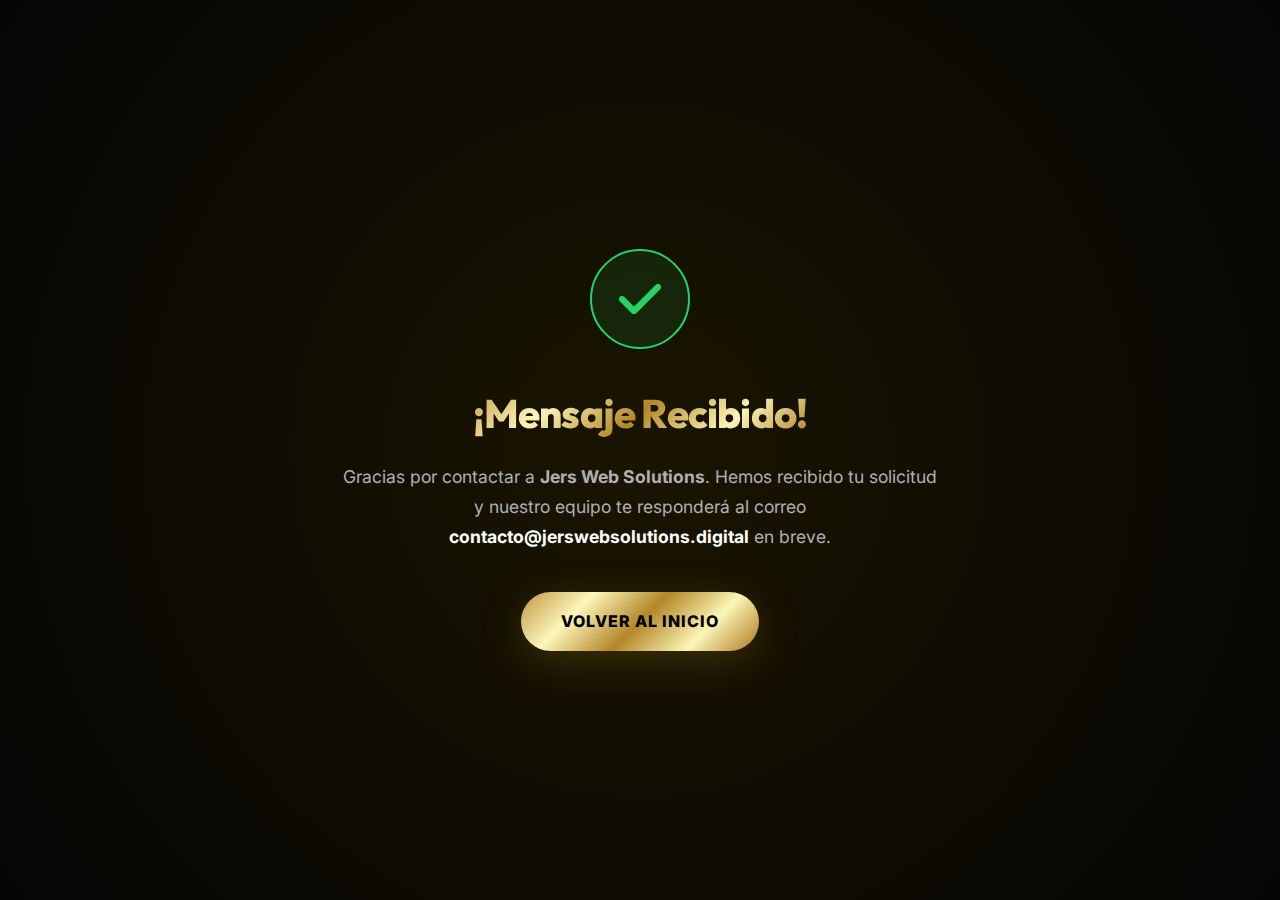
<file: enviado.html>
<!DOCTYPE html>
<html lang="es">
<head>
    <meta charset="UTF-8">
    <meta name="viewport" content="width=device-width, initial-scale=1.0">
    <title>Mensaje Recibido | Jers Web Solutions</title>
    <link rel="icon" type="image/svg+xml" href="img/logo/favicon.svg">
    <link href="https://fonts.googleapis.com/css2?family=Outfit:wght@400;700;900&family=Inter:wght@300;400;600&display=swap" rel="stylesheet">
    <link rel="stylesheet" href="https://cdnjs.cloudflare.com/ajax/libs/font-awesome/6.4.0/css/all.min.css">
    <link rel="stylesheet" href="css/style.css?v=2.0">
    <style>
        .success-wrapper {
            min-height: 100vh;
            display: flex;
            flex-direction: column;
            justify-content: center;
            align-items: center;
            text-align: center;
            background: radial-gradient(circle at center, #1a1500 0%, #050505 100%);
            padding: 20px;
        }
        .check-circle {
            width: 100px; height: 100px;
            border-radius: 50%;
            background: rgba(37, 211, 102, 0.1);
            border: 2px solid #25D366;
            color: #25D366;
            display: flex; align-items: center; justify-content: center;
            font-size: 3rem;
            margin-bottom: 30px;
            animation: pulse-green 2s infinite;
        }
        @keyframes pulse-green {
            0% { box-shadow: 0 0 0 0 rgba(37, 211, 102, 0.4); }
            70% { box-shadow: 0 0 0 20px rgba(37, 211, 102, 0); }
            100% { box-shadow: 0 0 0 0 rgba(37, 211, 102, 0); }
        }
    </style>
</head>
<body>

    <div class="success-wrapper">
        <div class="check-circle">
            <i class="fas fa-check"></i>
        </div>
        
        <h1 class="text-gold" style="font-size: 2.5rem; margin-bottom: 15px;">¡Mensaje Recibido!</h1>
        
        <p style="color: var(--text-muted); max-width: 600px; margin: 0 auto 40px; font-size: 1.1rem;">
            Gracias por contactar a <strong>Jers Web Solutions</strong>. Hemos recibido tu solicitud y nuestro equipo te responderá al correo <strong style="color: #fff;">contacto@jerswebsolutions.digital</strong> en breve.
        </p>
        
        <a href="index" class="btn btn-primary">Volver al Inicio</a>
    </div>

</body>
</html>
</file>
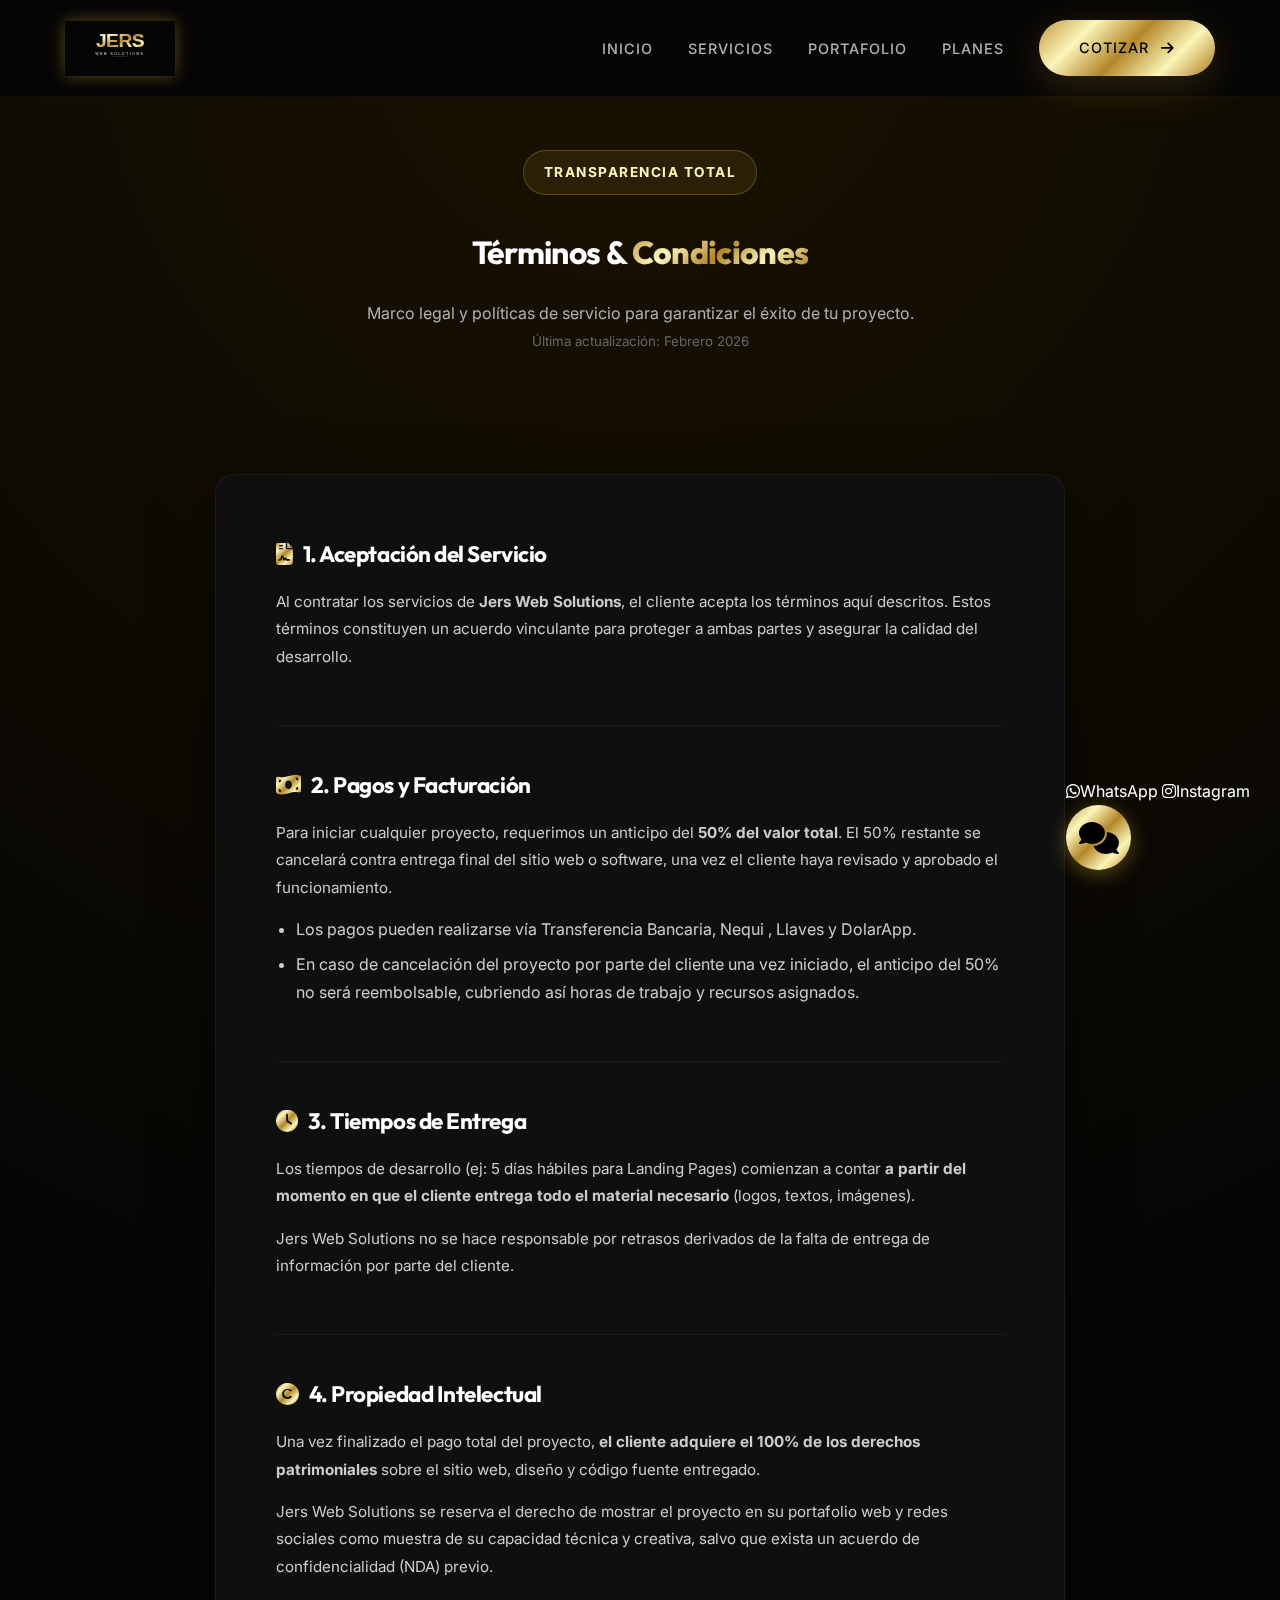
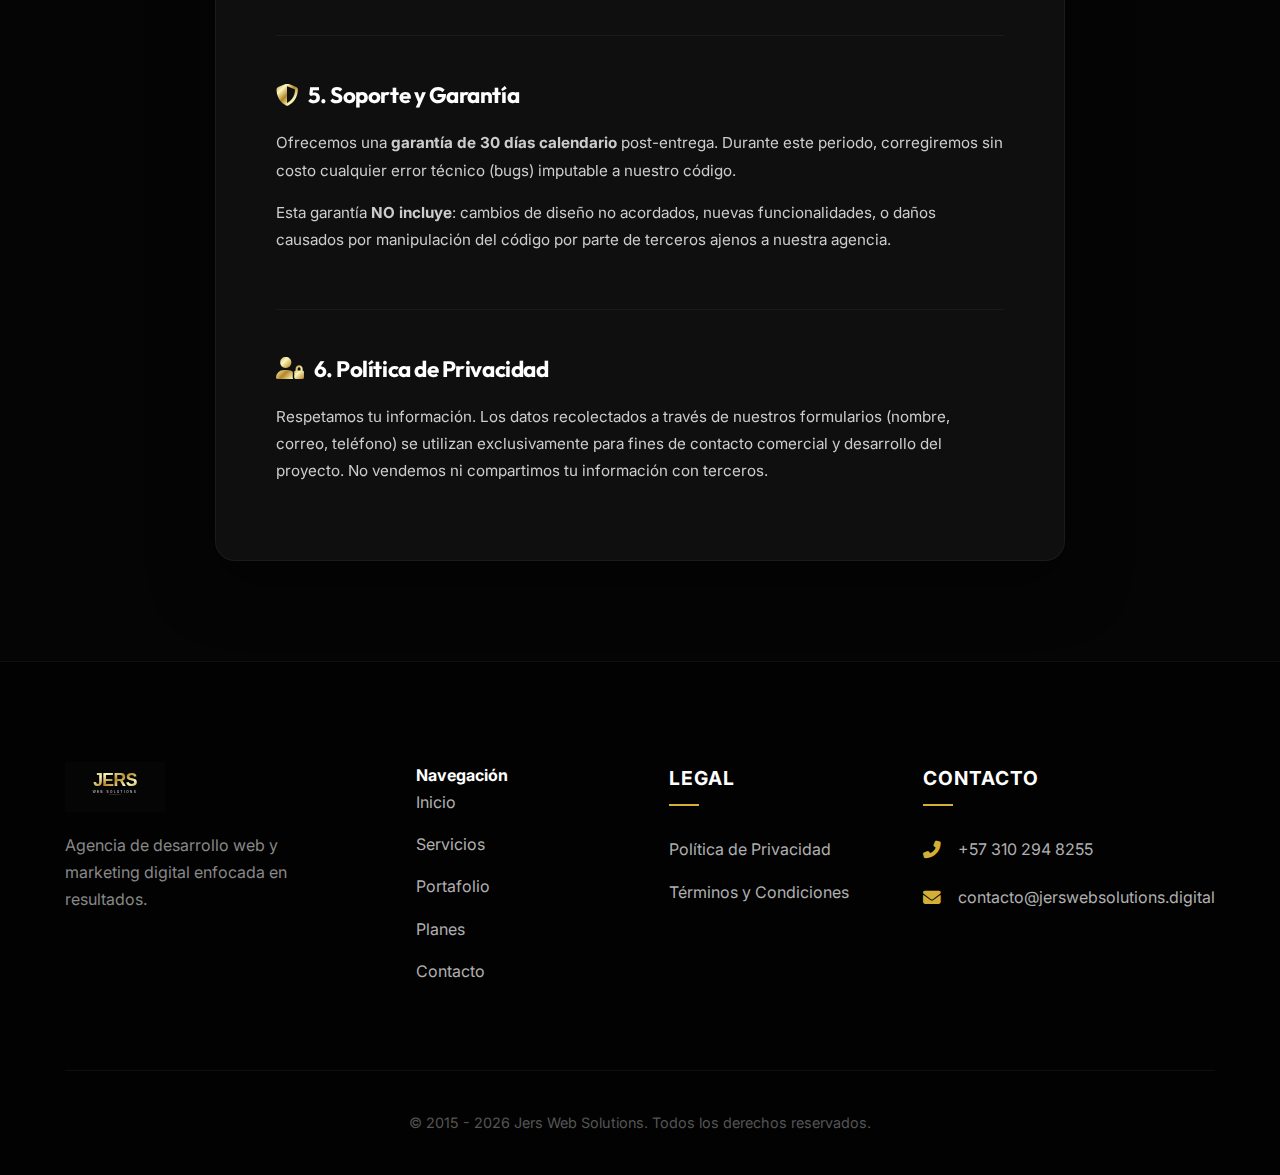
<file: legal.html>
<!DOCTYPE html>
<html lang="es">
<head>
    <meta charset="UTF-8">
    <meta name="viewport" content="width=device-width, initial-scale=1.0">
    <title>Legal | Jers Web Solutions</title>
    <link rel="icon" type="image/svg+xml" href="img/logo/favicon.svg">
    <link href="https://fonts.googleapis.com/css2?family=Outfit:wght@400;700;900&family=Inter:wght@300;400;600&display=swap" rel="stylesheet">
    <link rel="stylesheet" href="https://cdnjs.cloudflare.com/ajax/libs/font-awesome/6.4.0/css/all.min.css">
    <link href="https://unpkg.com/aos@2.3.1/dist/aos.css" rel="stylesheet">
    <link rel="stylesheet" href="css/style.css?v=2.0">
    
    <style>
        .legal-box {
            background: #0f0f0f;
            padding: 60px;
            border-radius: 20px;
            border: 1px solid rgba(255,255,255,0.05);
            box-shadow: 0 20px 60px rgba(0,0,0,0.5);
            font-family: 'Inter', sans-serif;
        }
        .legal-item {
            margin-bottom: 40px;
            padding-bottom: 40px;
            border-bottom: 1px solid rgba(255,255,255,0.05);
        }
        .legal-item:last-child {
            border-bottom: none;
            margin-bottom: 0;
            padding-bottom: 0;
        }
        .legal-item h3 {
            color: #fff;
            margin-bottom: 15px;
            font-size: 1.4rem;
            display: flex;
            align-items: center;
            gap: 10px;
        }
        .legal-item p {
            color: #ccc;
            font-size: 0.95rem;
            line-height: 1.8;
            margin-bottom: 15px;
        }
        .legal-item ul {
            list-style: disc;
            padding-left: 20px;
            color: #ccc;
            margin-bottom: 15px;
        }
        .legal-item li {
            margin-bottom: 8px;
        }
        @media (max-width: 768px) {
            .legal-box { padding: 30px 20px; }
        }
    </style>
</head>
<body>

    <nav class="navbar">
        <div class="container nav-container">
            <a href="/" class="logo">
                <img src="img/logo/logo.svg" alt="Jers Web Solutions" class="logo-img">
            </a>
    
            <div class="hamburger">
                <i class="fas fa-bars"></i>
            </div>
    
            <ul class="nav-links">
                <li><a href="/">Inicio</a></li>
                <li><a href="servicios">Servicios</a></li>
                <li><a href="portafolio">Portafolio</a></li>
                <li><a href="paquetes">Planes</a></li>
                <li><a href="contacto" class="btn btn-primary">Cotizar <i class="fas fa-arrow-right"></i></a></li>
            </ul>
        </div>
    </nav>

    <header class="section" style="padding-top: 150px; text-align: center;">
        <div class="container" data-aos="fade-up">
            <span class="badge">Transparencia Total</span>
            <h1>Términos & <span class="text-gold">Condiciones</span></h1>
            <p style="max-width: 600px; margin: 20px auto; color: var(--text-muted);">
                Marco legal y políticas de servicio para garantizar el éxito de tu proyecto.
                <br><small style="color: #666;">Última actualización: Febrero 2026</small>
            </p>
        </div>
    </header>

    <section class="section" style="padding-top: 0;">
        <div class="container" style="max-width: 900px;" data-aos="fade-up">
            
            <div class="legal-box">
                
                <div class="legal-item">
                    <h3><i class="fas fa-file-contract text-gold"></i> 1. Aceptación del Servicio</h3>
                    <p>
                        Al contratar los servicios de <strong>Jers Web Solutions</strong>, el cliente acepta los términos aquí descritos. Estos términos constituyen un acuerdo vinculante para proteger a ambas partes y asegurar la calidad del desarrollo.
                    </p>
                </div>

                <div class="legal-item">
                    <h3><i class="fas fa-money-bill-wave text-gold"></i> 2. Pagos y Facturación</h3>
                    <p>
                        Para iniciar cualquier proyecto, requerimos un anticipo del <strong>50% del valor total</strong>. El 50% restante se cancelará contra entrega final del sitio web o software, una vez el cliente haya revisado y aprobado el funcionamiento.
                    </p>
                    <ul>
                        <li>Los pagos pueden realizarse vía Transferencia Bancaria, Nequi , Llaves y DolarApp.</li>
                        <li>En caso de cancelación del proyecto por parte del cliente una vez iniciado, el anticipo del 50% no será reembolsable, cubriendo así horas de trabajo y recursos asignados.</li>
                    </ul>
                </div>

                <div class="legal-item">
                    <h3><i class="fas fa-clock text-gold"></i> 3. Tiempos de Entrega</h3>
                    <p>
                        Los tiempos de desarrollo (ej: 5 días hábiles para Landing Pages) comienzan a contar <strong>a partir del momento en que el cliente entrega todo el material necesario</strong> (logos, textos, imágenes).
                    </p>
                    <p>
                        Jers Web Solutions no se hace responsable por retrasos derivados de la falta de entrega de información por parte del cliente.
                    </p>
                </div>

                <div class="legal-item">
                    <h3><i class="fas fa-copyright text-gold"></i> 4. Propiedad Intelectual</h3>
                    <p>
                        Una vez finalizado el pago total del proyecto, <strong>el cliente adquiere el 100% de los derechos patrimoniales</strong> sobre el sitio web, diseño y código fuente entregado.
                    </p>
                    <p>
                        Jers Web Solutions se reserva el derecho de mostrar el proyecto en su portafolio web y redes sociales como muestra de su capacidad técnica y creativa, salvo que exista un acuerdo de confidencialidad (NDA) previo.
                    </p>
                </div>

                <div class="legal-item">
                    <h3><i class="fas fa-shield-alt text-gold"></i> 5. Soporte y Garantía</h3>
                    <p>
                        Ofrecemos una <strong>garantía de 30 días calendario</strong> post-entrega. Durante este periodo, corregiremos sin costo cualquier error técnico (bugs) imputable a nuestro código.
                    </p>
                    <p>
                        Esta garantía <strong>NO incluye</strong>: cambios de diseño no acordados, nuevas funcionalidades, o daños causados por manipulación del código por parte de terceros ajenos a nuestra agencia.
                    </p>
                </div>

                <div class="legal-item">
                    <h3><i class="fas fa-user-lock text-gold"></i> 6. Política de Privacidad</h3>
                    <p>
                        Respetamos tu información. Los datos recolectados a través de nuestros formularios (nombre, correo, teléfono) se utilizan exclusivamente para fines de contacto comercial y desarrollo del proyecto. No vendemos ni compartimos tu información con terceros.
                    </p>
                </div>

            </div>

        </div>
    </section>

    <footer class="footer-big">
        <div class="container">
            <div class="footer-grid-4">
                <div class="footer-col">
                    <img src="img/logo/logo.svg" style="height: 50px; margin-bottom: 20px;">
                    <p style="color: #888;">Agencia de desarrollo web y marketing digital enfocada en resultados.</p>
                </div>
                <div class="footer-links">
                    <h4>Navegación</h4>
                    <ul>
                        <li><a href="/">Inicio</a></li>
                        <li><a href="servicios">Servicios</a></li>
                        <li><a href="portafolio">Portafolio</a></li>
                        <li><a href="paquetes">Planes</a></li>
                        <li><a href="contacto">Contacto</a></li>
                    </ul>
                </div>
                <div class="footer-col">
                    <h4>Legal</h4>
                    <ul class="footer-links">
                        <li><a href="legal">Política de Privacidad</a></li>
                        <li><a href="legal">Términos y Condiciones</a></li>
                    </ul>
                </div>
                <div class="footer-col">
                    <h4>Contacto</h4>
                    <ul class="footer-contact">
                        <li><i class="fas fa-phone-alt"></i> +57 310 294 8255</li>
                        <li><i class="fas fa-envelope"></i> contacto@jerswebsolutions.digital</li>
                    </ul>
                </div>
            </div>
            <div class="footer-bottom">&copy; 2015 - 2026 Jers Web Solutions. Todos los derechos reservados.</div>
        </div>
    </footer>

    <div class="floating-container">
        <a href="https://wa.me/573102948255" target="_blank" class="float-element"><i class="fab fa-whatsapp"></i><span class="float-tooltip">WhatsApp</span></a>
        <a href="https://instagram.com/jerswebsolutions" target="_blank" class="float-element"><i class="fab fa-instagram"></i><span class="float-tooltip">Instagram</span></a>
        <div class="float-main"><i class="fas fa-comments"></i></div>
    </div>

    <script src="https://unpkg.com/aos@2.3.1/dist/aos.js"></script>
    <script>
        AOS.init({ duration: 1000, once: true, offset: 100 });
        function toggleMenu() { document.getElementById('navLinks').classList.toggle('active'); }
        document.querySelectorAll('.nav-links a').forEach(link => { link.addEventListener('click', () => { document.getElementById('navLinks').classList.remove('active'); }); });
    </script>

</body>
</html>
</file>
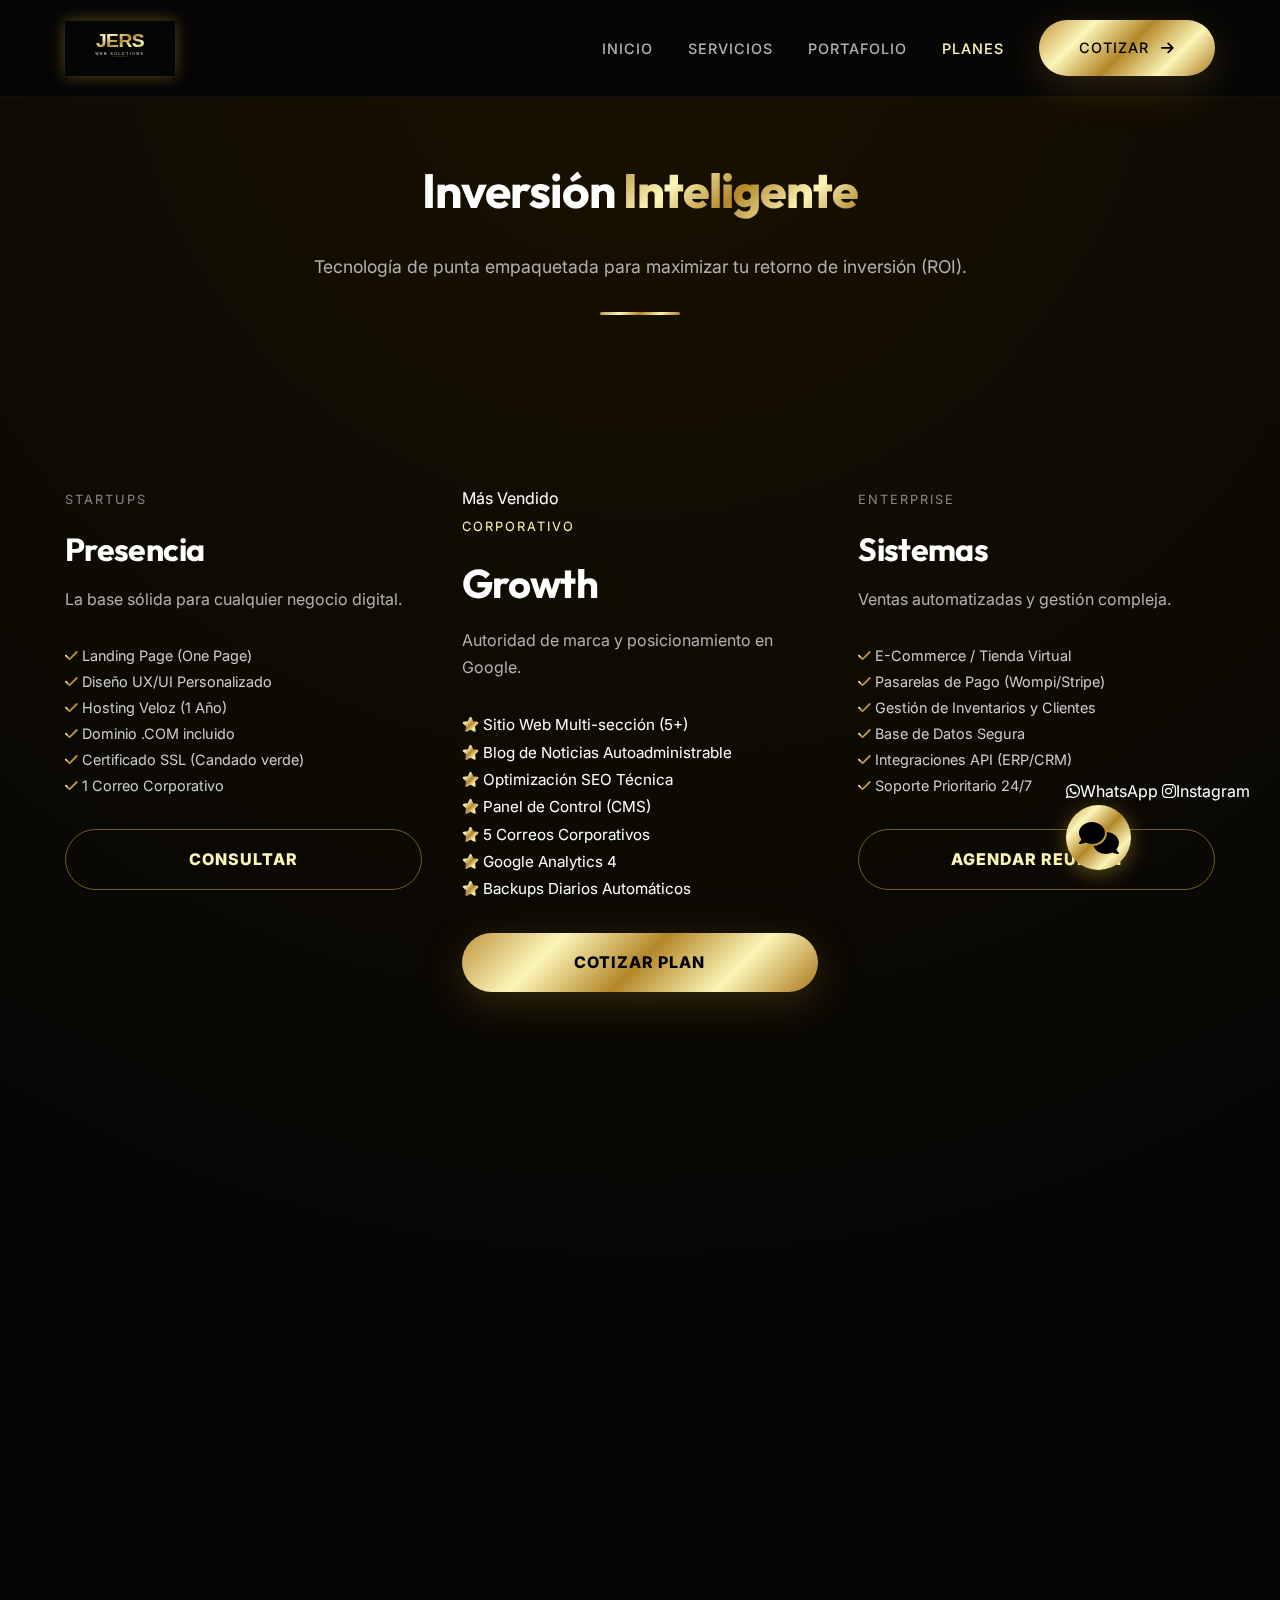
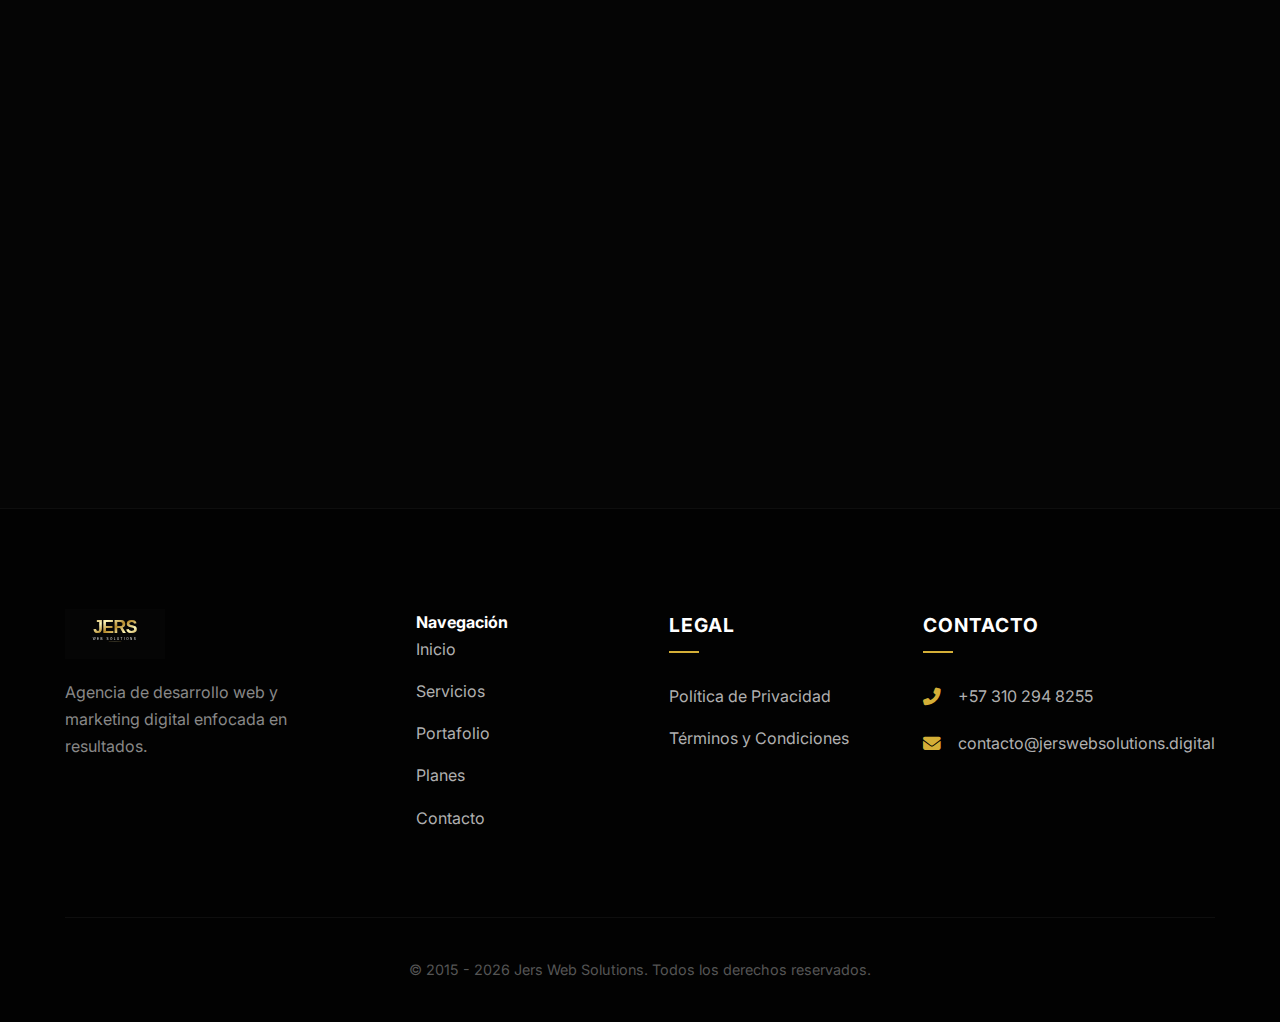
<file: paquetes.html>
<!DOCTYPE html>
<html lang="es">
<head>
    <meta charset="UTF-8">
    <meta name="viewport" content="width=device-width, initial-scale=1.0">
    <title>Planes | Jers Web Solutions</title>
    <link rel="icon" type="image/svg+xml" href="img/logo/favicon.svg">
    <link href="https://fonts.googleapis.com/css2?family=Outfit:wght@400;700;900&family=Inter:wght@300;400;600&display=swap" rel="stylesheet">
    <link rel="stylesheet" href="https://cdnjs.cloudflare.com/ajax/libs/font-awesome/6.4.0/css/all.min.css">
    <link href="https://unpkg.com/aos@2.3.1/dist/aos.css" rel="stylesheet">
    <link rel="stylesheet" href="css/style.css?v=2.0">
</head>
<body>

    <nav class="navbar">
        <div class="container nav-container">
            <a href="/" class="logo">
                <img src="img/logo/logo.svg" alt="Jers Web Solutions" class="logo-img">
            </a>
    
            <div class="hamburger">
                <i class="fas fa-bars"></i>
            </div>
    
            <ul class="nav-links">
                <li><a href="/">Inicio</a></li>
                <li><a href="servicios">Servicios</a></li>
                <li><a href="portafolio">Portafolio</a></li>
                <li><a href="paquetes" class="active">Planes</a></li>
                <li><a href="contacto" class="btn btn-primary">Cotizar <i class="fas fa-arrow-right"></i></a></li>
            </ul>
        </div>
    </nav>

    <header class="section" style="padding-top: 150px; text-align: center;">
        <div class="container" data-aos="fade-up">
            <div class="section-title">
                <h2>Inversión <span class="text-gold">Inteligente</span></h2>
                <p>Tecnología de punta empaquetada para maximizar tu retorno de inversión (ROI).</p>
            </div>
        </div>
    </header>

    <section class="section" style="padding-top: 0;">
        <div class="container">
            <div class="grid-3">
                
                <div class="package-card" data-aos="fade-up" data-aos-delay="100">
                    <div>
                        <span style="color: #888; text-transform: uppercase; letter-spacing: 2px; font-size: 0.8rem;">Startups</span>
                        <h3 style="font-size: 2rem; margin: 10px 0;">Presencia</h3>
                        <p style="color: var(--text-muted); margin-bottom: 30px;">La base sólida para cualquier negocio digital.</p>
                        <ul style="text-align: left; font-size: 0.9rem; line-height: 1.8;">
                            <li style="color: #ccc;"><i class="fas fa-check text-gold"></i> Landing Page (One Page)</li>
                            <li style="color: #ccc;"><i class="fas fa-check text-gold"></i> Diseño UX/UI Personalizado</li>
                            <li style="color: #ccc;"><i class="fas fa-check text-gold"></i> Hosting Veloz (1 Año)</li>
                            <li style="color: #ccc;"><i class="fas fa-check text-gold"></i> Dominio .COM incluido</li>
                            <li style="color: #ccc;"><i class="fas fa-check text-gold"></i> Certificado SSL (Candado verde)</li>
                            <li style="color: #ccc;"><i class="fas fa-check text-gold"></i> 1 Correo Corporativo</li>
                        </ul>
                    </div>
                    <a href="https://wa.me/573102948255?text=Me%20interesa%20el%20Plan%20Presencia" class="btn btn-outline" style="width: 100%; margin-top: 30px;">Consultar</a>
                </div>

                <div class="package-card premium" data-aos="fade-up" data-aos-delay="200">
                    <div class="best-seller-badge">Más Vendido</div>
                    <div>
                        <span style="color: var(--gold-text); text-transform: uppercase; letter-spacing: 2px; font-size: 0.8rem;">Corporativo</span>
                        <h3 style="font-size: 2.5rem; margin: 10px 0; color: white;">Growth</h3>
                        <p style="color: var(--text-muted); margin-bottom: 30px;">Autoridad de marca y posicionamiento en Google.</p>
                        <ul style="text-align: left; font-size: 0.95rem; line-height: 1.8;">
                            <li style="color: white;"><i class="fas fa-star text-gold"></i> Sitio Web Multi-sección (5+)</li>
                            <li style="color: white;"><i class="fas fa-star text-gold"></i> Blog de Noticias Autoadministrable</li>
                            <li style="color: white;"><i class="fas fa-star text-gold"></i> Optimización SEO Técnica</li>
                            <li style="color: white;"><i class="fas fa-star text-gold"></i> Panel de Control (CMS)</li>
                            <li style="color: white;"><i class="fas fa-star text-gold"></i> 5 Correos Corporativos</li>
                            <li style="color: white;"><i class="fas fa-star text-gold"></i> Google Analytics 4</li>
                            <li style="color: white;"><i class="fas fa-star text-gold"></i> Backups Diarios Automáticos</li>
                        </ul>
                    </div>
                    <a href="https://wa.me/573102948255?text=Me%20interesa%20el%20Plan%20Growth" class="btn btn-primary" style="width: 100%; margin-top: 30px;">Cotizar Plan</a>
                </div>

                <div class="package-card" data-aos="fade-up" data-aos-delay="300">
                    <div>
                        <span style="color: #888; text-transform: uppercase; letter-spacing: 2px; font-size: 0.8rem;">Enterprise</span>
                        <h3 style="font-size: 2rem; margin: 10px 0;">Sistemas</h3>
                        <p style="color: var(--text-muted); margin-bottom: 30px;">Ventas automatizadas y gestión compleja.</p>
                        <ul style="text-align: left; font-size: 0.9rem; line-height: 1.8;">
                            <li style="color: #ccc;"><i class="fas fa-check text-gold"></i> E-Commerce / Tienda Virtual</li>
                            <li style="color: #ccc;"><i class="fas fa-check text-gold"></i> Pasarelas de Pago (Wompi/Stripe)</li>
                            <li style="color: #ccc;"><i class="fas fa-check text-gold"></i> Gestión de Inventarios y Clientes</li>
                            <li style="color: #ccc;"><i class="fas fa-check text-gold"></i> Base de Datos Segura</li>
                            <li style="color: #ccc;"><i class="fas fa-check text-gold"></i> Integraciones API (ERP/CRM)</li>
                            <li style="color: #ccc;"><i class="fas fa-check text-gold"></i> Soporte Prioritario 24/7</li>
                        </ul>
                    </div>
                    <a href="https://wa.me/573102948255?text=Me%20interesa%20el%20Plan%20Sistemas" class="btn btn-outline" style="width: 100%; margin-top: 30px;">Agendar Reunión</a>
                </div>

            </div>

            <div class="custom-plan-section" data-aos="fade-up">
                <i class="fas fa-fingerprint text-gold" style="font-size: 3rem; margin-bottom: 20px;"></i>
                <h2 style="color: #fff; font-size: 2.5rem; margin-bottom: 15px;">¿Necesitas algo a la medida?</h2>
                <p style="color: var(--text-muted); font-size: 1.1rem; max-width: 700px; margin: 0 auto 30px;">
                    Sabemos que cada negocio es único. Si estos planes no se ajustan exactamente a lo que buscas, hablemos. 
                    Podemos armar un paquete personalizado que cubra tus necesidades específicas y presupuesto.
                </p>
                <div style="display: flex; justify-content: center; gap: 20px; flex-wrap: wrap;">
                    <a href="https://wa.me/573102948255?text=Hola,%20quiero%20armar%20un%20plan%20a%20mi%20medida." class="btn btn-primary">Armar mi Plan Ideal</a>
                    <a href="contacto" class="btn btn-outline">Ver todos los Servicios</a>
                </div>
            </div>

        </div>
    </section>

    <section class="section" style="padding-top: 0;" data-aos="fade-up">
        <div class="container" style="max-width: 800px;">
            <div class="section-title">
                <h2>Preguntas <span class="text-gold">Frecuentes</span></h2>
            </div>
            
            <div class="faq-wrapper">
                <div class="faq-item">
                    <h3 class="faq-question">¿Qué pasa si quiero cambiar algo del plan o diseño? <i class="fas fa-chevron-down"></i></h3>
                    <div class="faq-answer">
                        <p><strong>Total Flexibilidad.</strong> No somos una fábrica de sitios genéricos. Trabajas directamente conmigo, lo que garantiza que si necesitas ajustar el rumbo, agregar una sección o cambiar el diseño, lo hacemos. Tienes revisiones incluidas para asegurar tu satisfacción total.</p>
                    </div>
                </div>

                <div class="faq-item">
                    <h3 class="faq-question">¿El sitio será realmente mío? <i class="fas fa-chevron-down"></i></h3>
                    <div class="faq-answer">
                        <p>Absolutamente. Al finalizar el pago, te entregamos acceso total al código, al panel de administración y a las credenciales de hosting. Eres dueño del 100% de tu activo digital.</p>
                    </div>
                </div>

                <div class="faq-item">
                    <h3 class="faq-question">¿Me dejarán solo después de la entrega? <i class="fas fa-chevron-down"></i></h3>
                    <div class="faq-answer">
                        <p>Jamás. Todos nuestros planes incluyen un periodo de garantía y soporte técnico post-entrega. Además, ofrecemos planes de mantenimiento opcionales para que nunca tengas que preocuparte por actualizaciones técnicas.</p>
                    </div>
                </div>

                <div class="faq-item">
                    <h3 class="faq-question">¿Cuánto tiempo tardan en entregar? <i class="fas fa-chevron-down"></i></h3>
                    <div class="faq-answer">
                        <p>Somos ágiles. Una Landing Page profesional está lista en 3-5 días hábiles. Un sitio corporativo completo o E-commerce toma entre 10 y 20 días hábiles. Cumplimos los plazos pactados.</p>
                    </div>
                </div>
            </div>
        </div>
    </section>

    <footer class="footer-big">
        <div class="container">
            <div class="footer-grid-4">
                <div class="footer-col">
                    <img src="img/logo/logo.svg" style="height: 50px; margin-bottom: 20px;">
                    <p style="color: #888;">Agencia de desarrollo web y marketing digital enfocada en resultados.</p>
                </div>
                <div class="footer-links">
                    <h4>Navegación</h4>
                    <ul>
                        <li><a href="/">Inicio</a></li>
                        <li><a href="servicios">Servicios</a></li>
                        <li><a href="portafolio">Portafolio</a></li>
                        <li><a href="paquetes">Planes</a></li>
                        <li><a href="contacto">Contacto</a></li>
                    </ul>
                </div>
                <div class="footer-col">
                    <h4>Legal</h4>
                    <ul class="footer-links">
                        <li><a href="legal">Política de Privacidad</a></li>
                        <li><a href="legal">Términos y Condiciones</a></li>
                    </ul>
                </div>
                <div class="footer-col">
                    <h4>Contacto</h4>
                    <ul class="footer-contact">
                        <li><i class="fas fa-phone-alt"></i> +57 310 294 8255</li>
                        <li><i class="fas fa-envelope"></i> contacto@jerswebsolutions.digital</li>
                    </ul>
                </div>
            </div>
            <div class="footer-bottom">&copy; 2015 - 2026 Jers Web Solutions. Todos los derechos reservados.</div>
        </div>
    </footer>

    <div class="floating-container">
        <a href="https://wa.me/573102948255" target="_blank" class="float-element"><i class="fab fa-whatsapp"></i><span class="float-tooltip">WhatsApp</span></a>
        <a href="https://instagram.com/jerswebsolutions" target="_blank" class="float-element"><i class="fab fa-instagram"></i><span class="float-tooltip">Instagram</span></a>
        <div class="float-main"><i class="fas fa-comments"></i></div>
    </div>

    <script src="https://unpkg.com/aos@2.3.1/dist/aos.js"></script>
    <script>
        // 1. ¡ESTA ES LA LÍNEA QUE FALTA! (Sin esto, la web se ve vacía)
        AOS.init(); 

        document.addEventListener('DOMContentLoaded', function() {
            // Tu código del menú (déjalo igual, está bien)
            const boton = document.querySelector('.hamburger') || document.querySelector('.menu-toggle') || document.querySelector('.nav-toggle');
            const menu = document.querySelector('.nav-links') || document.querySelector('.nav-menu');
    
            if (boton && menu) {
                boton.addEventListener('click', function(e) {
                    e.preventDefault();
                    menu.classList.toggle('active');
                });
            }
        });
    </script>

</body>
</html>
</file>
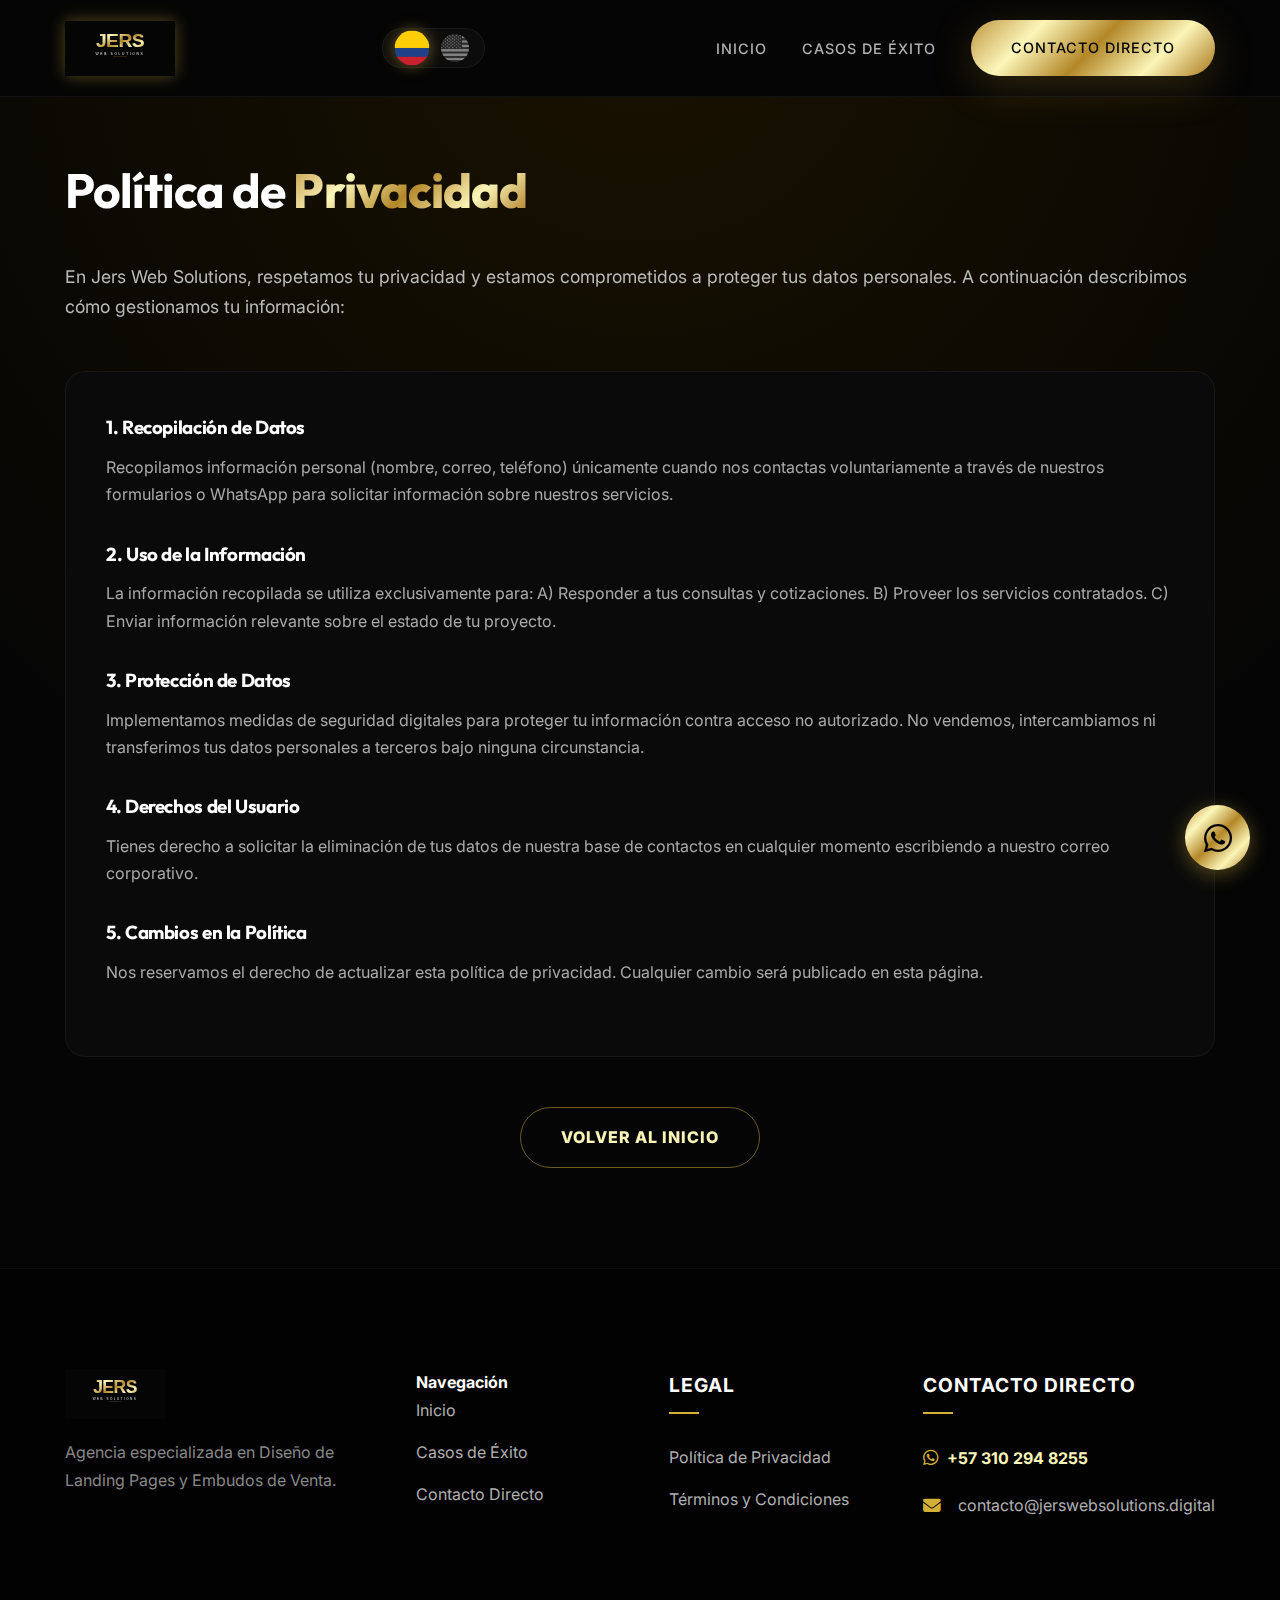
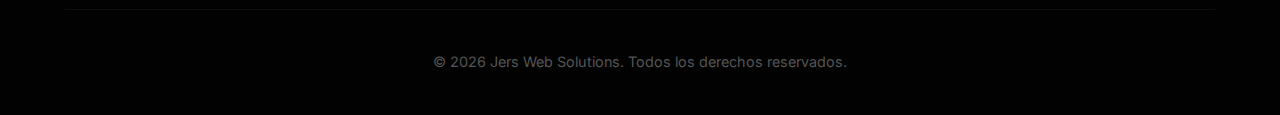
<file: PoliticasDePrivacidad.html>
<!DOCTYPE html>
<html lang="es">
<head>
    <meta charset="UTF-8">
    <meta name="viewport" content="width=device-width, initial-scale=1.0">
    <title>Política de Privacidad | Jers Web Solutions</title>
    <link rel="icon" type="image/svg+xml" href="img/logo/favicon.svg">
    <link href="https://fonts.googleapis.com/css2?family=Outfit:wght@400;700;900&family=Inter:wght@300;400;600&display=swap" rel="stylesheet">
    <link rel="stylesheet" href="https://cdnjs.cloudflare.com/ajax/libs/font-awesome/6.4.0/css/all.min.css">
    <link href="https://unpkg.com/aos@2.3.1/dist/aos.css" rel="stylesheet">
    <link rel="stylesheet" href="css/style.css?v=22.0">
</head>
<body>

    <nav class="navbar">
        <div class="container nav-container">
            <a href="index.html" class="logo"><img src="img/logo/logo.svg" alt="Jers Web" class="logo-img"></a>
            <div style="display: flex; align-items: center;">
                <div class="lang-switch">
                    <button onclick="setLang('es')" id="btn-es" class="lang-btn active"><img src="img/icons/COL.avif" alt="COL"></button>
                    <button onclick="setLang('en')" id="btn-en" class="lang-btn"><img src="img/icons/USA.jpg" alt="USA"></button>
                </div>
                <div class="hamburger"><i class="fas fa-bars"></i></div>
            </div>
            <ul class="nav-links">
                <li><a href="index.html" data-i18n="nav_home">Inicio</a></li>
                <li><a href="CasosDeExito.html" data-i18n="nav_cases">Casos de Éxito</a></li>
                <li><a href="https://wa.me/573102948255?text=Contacto" class="btn btn-primary" target="_blank" data-i18n="nav_contact">Contacto Directo</a></li>
            </ul>
        </div>
    </nav>

    <div class="section" style="padding-top: 150px;">
        <div class="container" data-aos="fade-up">
            <h1 style="font-size: 3rem; margin-bottom: 30px;" data-i18n="pp_title">Política de <span class="text-gold">Privacidad</span></h1>
            <p style="color: #bbb; font-size: 1.1rem; margin-bottom: 50px;" data-i18n="pp_intro">...</p>
            
            <div style="background: #0a0a0a; padding: 40px; border-radius: 20px; border: 1px solid rgba(255,255,255,0.05);">
                <div style="margin-bottom: 30px;">
                    <h3 style="color: #fff; margin-bottom: 10px;" data-i18n="pp_1_title">1. Recopilación</h3>
                    <p style="color: #aaa;" data-i18n="pp_1_text">...</p>
                </div>
                <div style="margin-bottom: 30px;">
                    <h3 style="color: #fff; margin-bottom: 10px;" data-i18n="pp_2_title">2. Uso</h3>
                    <p style="color: #aaa;" data-i18n="pp_2_text">...</p>
                </div>
                <div style="margin-bottom: 30px;">
                    <h3 style="color: #fff; margin-bottom: 10px;" data-i18n="pp_3_title">3. Protección</h3>
                    <p style="color: #aaa;" data-i18n="pp_3_text">...</p>
                </div>
                <div style="margin-bottom: 30px;">
                    <h3 style="color: #fff; margin-bottom: 10px;" data-i18n="pp_4_title">4. Derechos</h3>
                    <p style="color: #aaa;" data-i18n="pp_4_text">...</p>
                </div>
                <div style="margin-bottom: 30px;">
                    <h3 style="color: #fff; margin-bottom: 10px;" data-i18n="pp_5_title">5. Cambios</h3>
                    <p style="color: #aaa;" data-i18n="pp_5_text">...</p>
                </div>
            </div>

            <div style="text-align: center; margin-top: 50px;">
                <a href="index.html" class="btn btn-outline" data-i18n="pp_btn_back">Volver al Inicio</a>
            </div>
        </div>
    </div>

    <footer class="footer-big">
        <div class="container">
            <div class="footer-grid-4">
                <div class="footer-col">
                    <img src="img/logo/logo.svg" style="height: 50px; margin-bottom: 20px;" alt="Logo Footer">
                    <p style="color: #888;" data-i18n="footer_txt">Agencia especializada en Diseño de Landing Pages.</p>
                </div>
                <div class="footer-links">
                    <h4 data-i18n="footer_nav_title">Navegación</h4>
                    <ul>
                        <li><a href="index.html" data-i18n="nav_home">Inicio</a></li>
                        <li><a href="CasosDeExito.html" data-i18n="nav_cases">Casos de Éxito</a></li>
                        <li><a href="https://wa.me/573102948255?text=Contacto" target="_blank" data-i18n="nav_contact">Contacto Directo</a></li>
                    </ul>
                </div>
                <div class="footer-col">
                    <h4 data-i18n="footer_legal_title">Legal</h4>
                    <ul class="footer-links">
                        <li><a href="PoliticasDePrivacidad.html" data-i18n="footer_privacy">Política de Privacidad</a></li>
                        <li><a href="T&C.html" data-i18n="footer_terms">Términos y Condiciones</a></li>
                    </ul>
                </div>
                <div class="footer-col">
                    <h4 data-i18n="footer_contact_title">Contacto Directo</h4>
                    <ul class="footer-contact">
                        <li><a href="https://wa.me/573102948255" target="_blank" style="color:var(--gold-text); font-weight:bold;"><i class="fab fa-whatsapp"></i> +57 310 294 8255</a></li>
                        <li><i class="fas fa-envelope"></i> contacto@jerswebsolutions.digital</li>
                    </ul>
                </div>
            </div>
            <div class="footer-bottom">
                &copy; 2026 Jers Web Solutions. <span data-i18n="footer_rights">Todos los derechos reservados.</span>
            </div>
        </div>
    </footer>

    <div class="floating-container">
        <a href="https://wa.me/573102948255" target="_blank" class="float-main"><i class="fab fa-whatsapp"></i></a>
    </div>

    <script src="https://unpkg.com/aos@2.3.1/dist/aos.js"></script>
    <script>
        AOS.init();
        function setLang(lang) {
            fetch(`lang/${lang}.json`).then(res => res.json()).then(data => {
                document.querySelectorAll('[data-i18n]').forEach(el => {
                    const key = el.getAttribute('data-i18n');
                    if (data[key]) el.innerHTML = data[key];
                });
            });
            document.querySelectorAll('.lang-btn').forEach(btn => btn.classList.remove('active'));
            document.getElementById(`btn-${lang}`).classList.add('active');
        }
        document.addEventListener('DOMContentLoaded', () => setLang('es'));
        const hamburger = document.querySelector('.hamburger');
        const navLinks = document.querySelector('.nav-links');
        if(hamburger) hamburger.addEventListener('click', () => navLinks.classList.toggle('active'));
    </script>
</body>
</html>
</file>
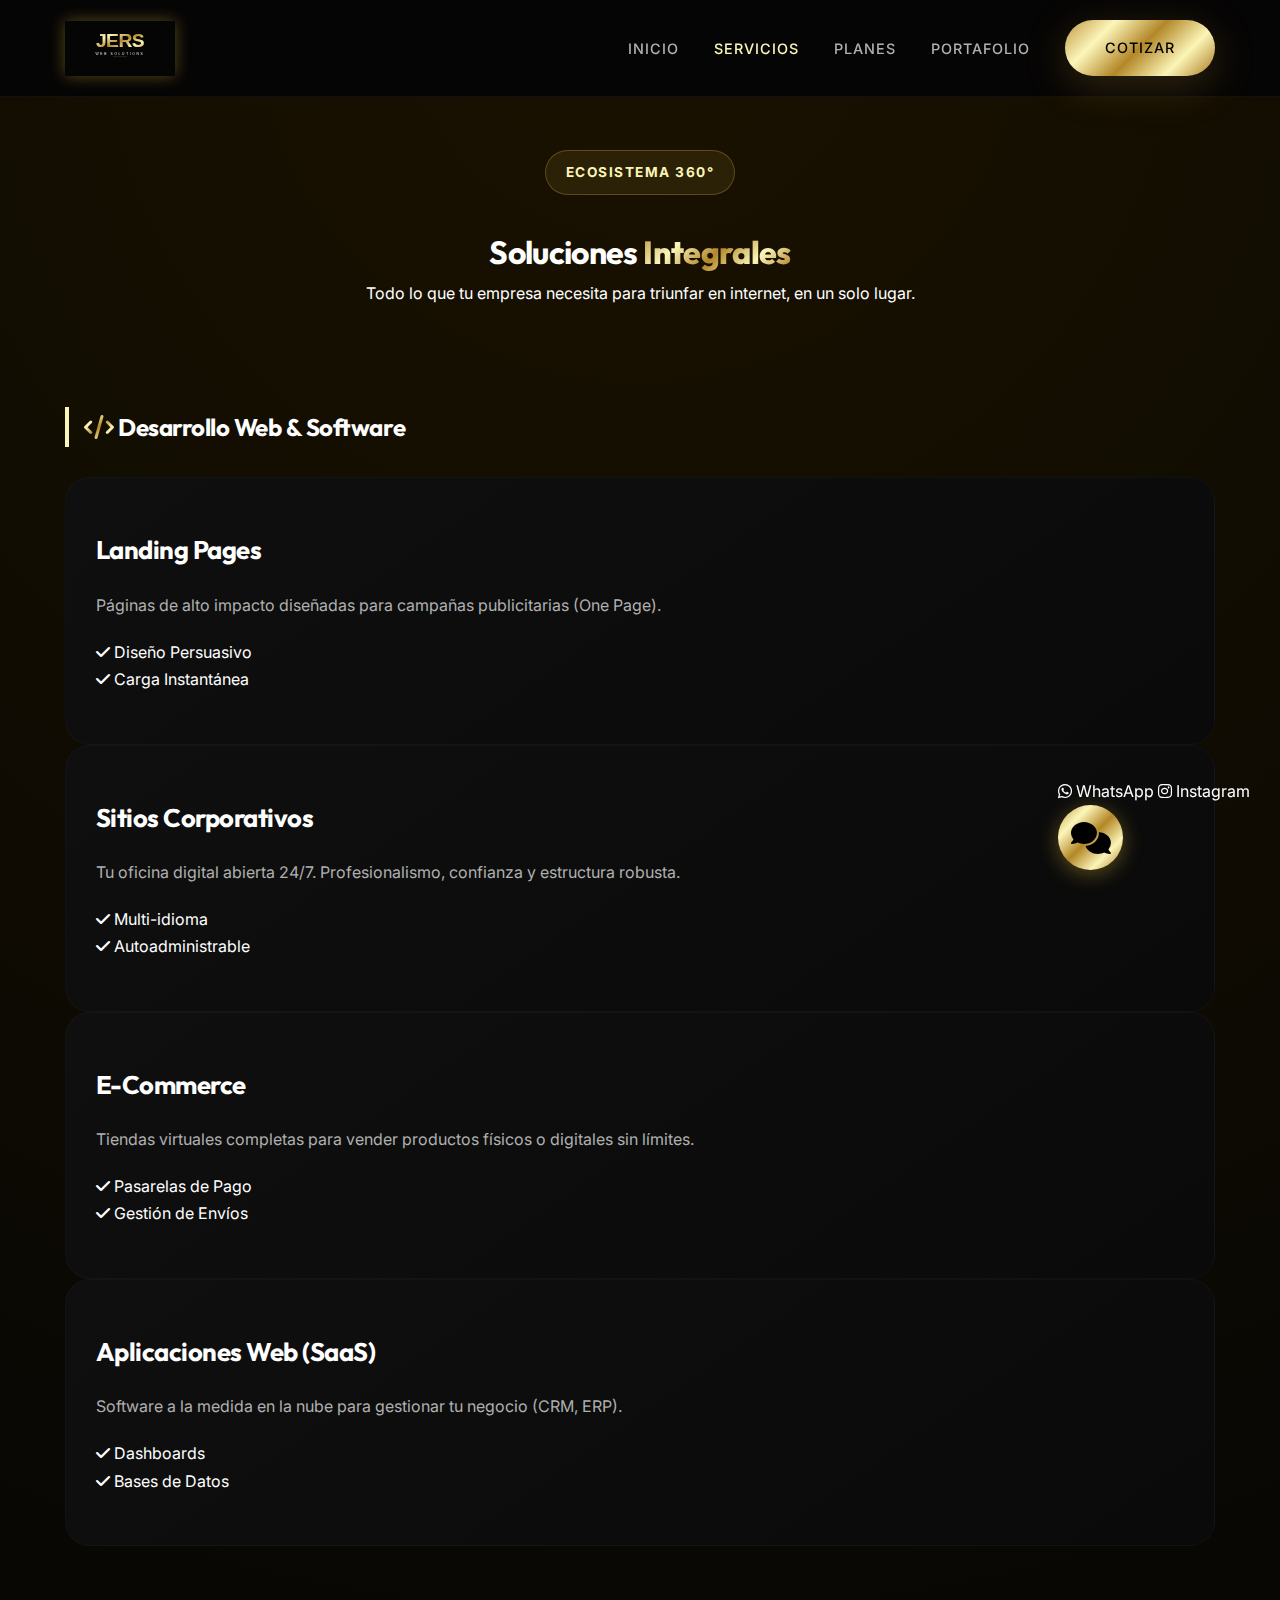
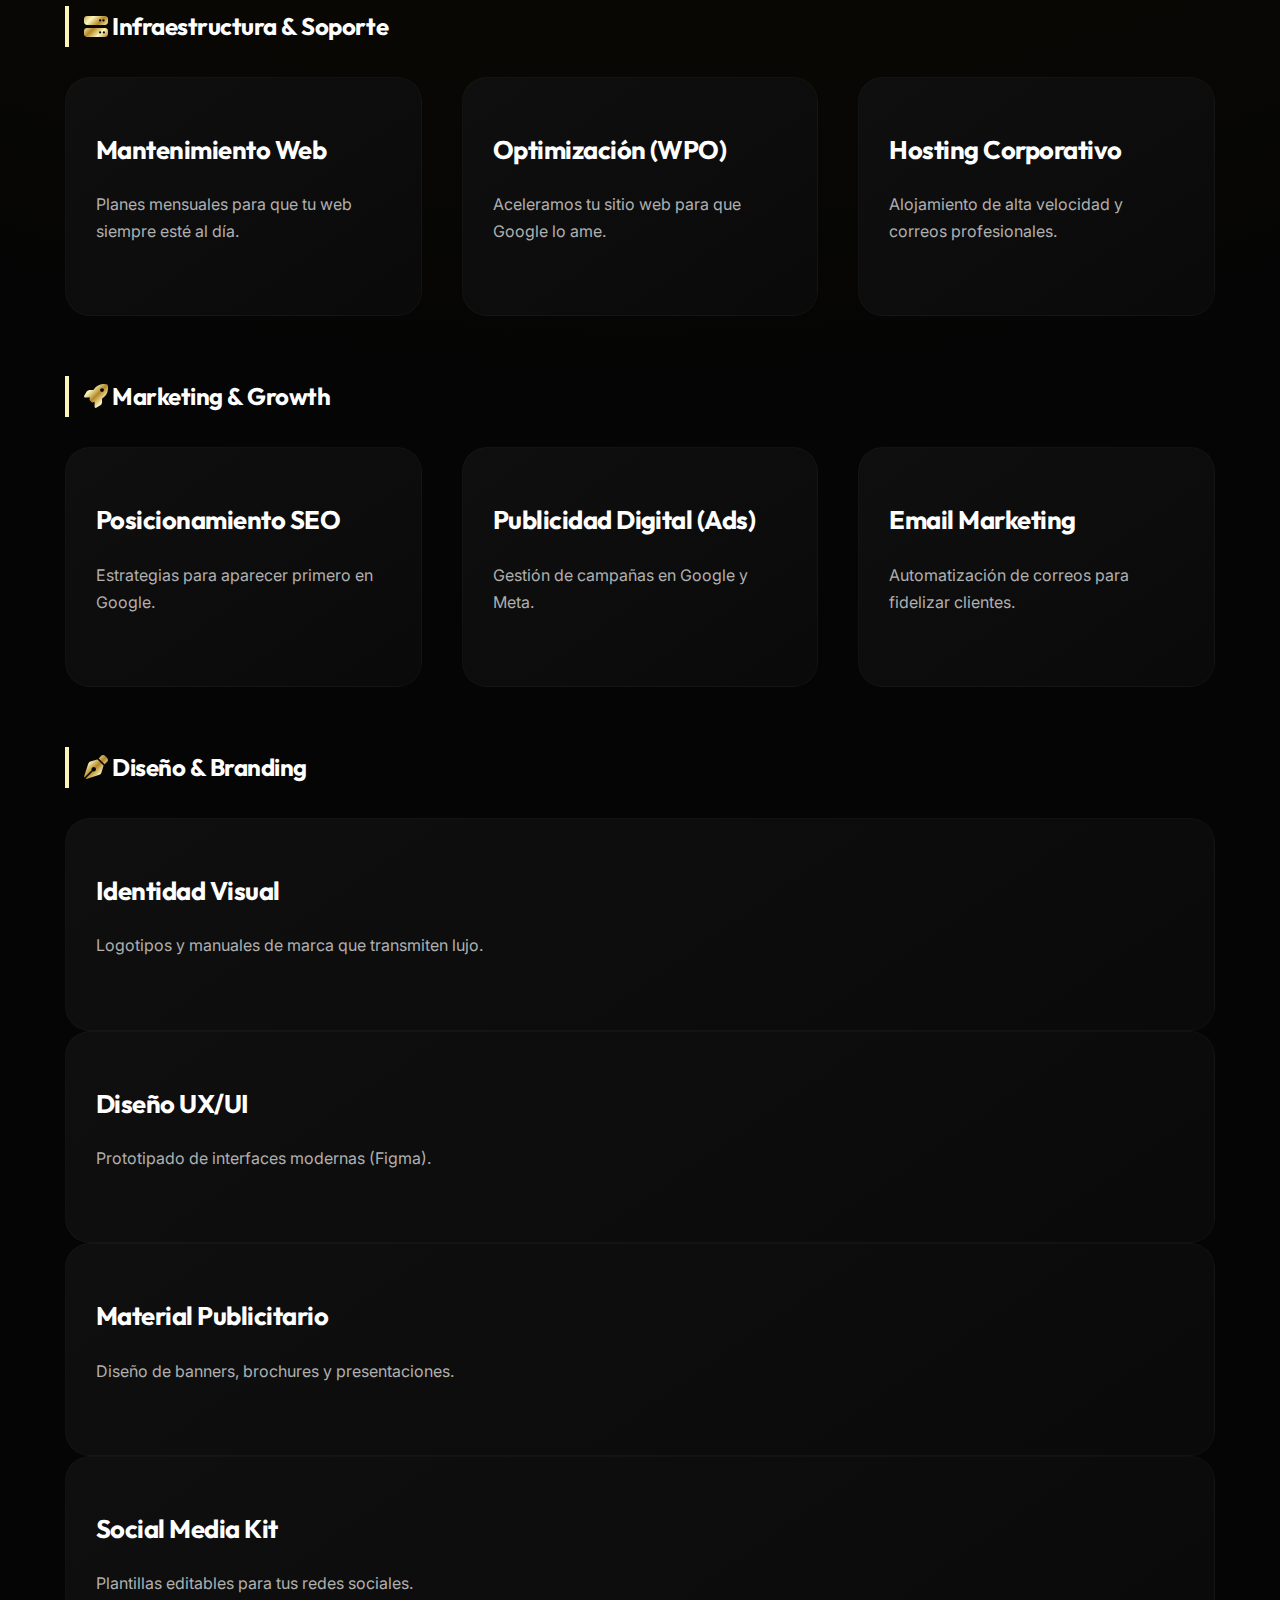
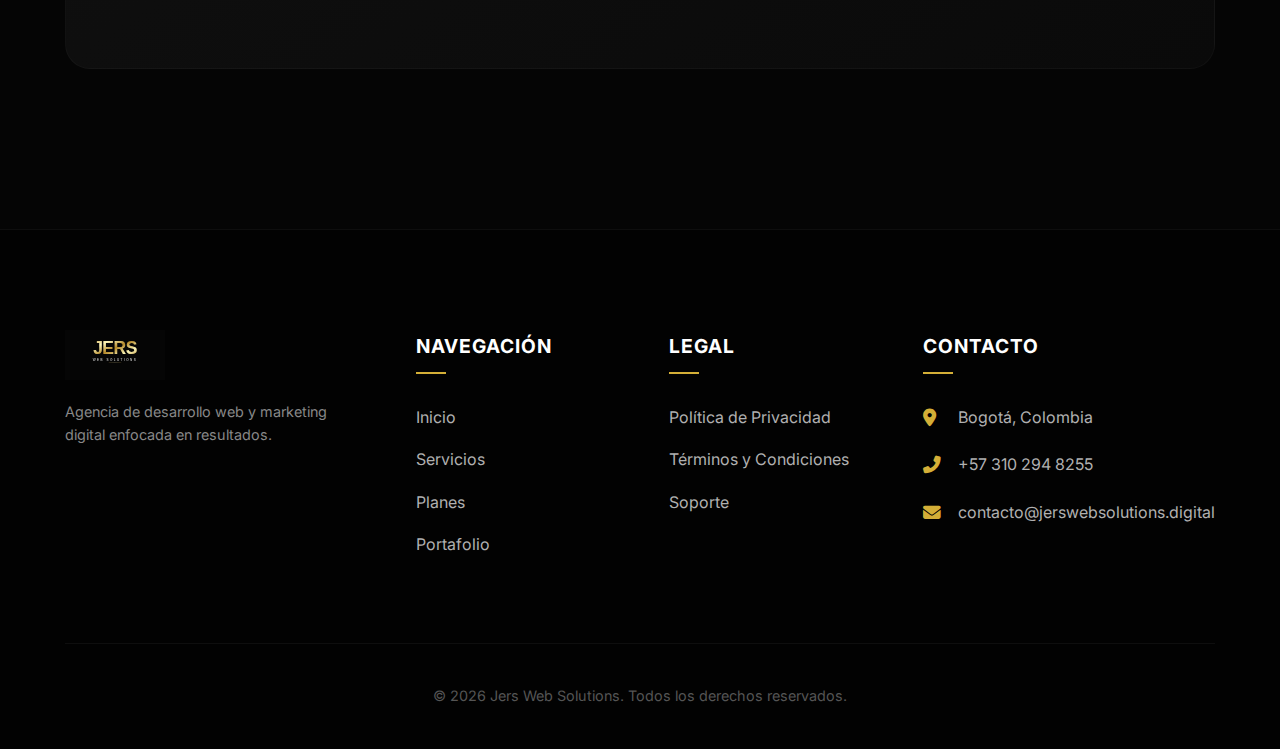
<file: servicios.html>
<!DOCTYPE html>
<html lang="es">
<head>
    <meta charset="UTF-8">
    <meta name="viewport" content="width=device-width, initial-scale=1.0">
    <title>Servicios | Jers Web Solutions</title>
    <link rel="icon" type="image/svg+xml" href="img/logo/favicon.svg">
    <link href="https://fonts.googleapis.com/css2?family=Outfit:wght@400;700;900&family=Inter:wght@300;400;600&display=swap" rel="stylesheet">
    <link rel="stylesheet" href="https://cdnjs.cloudflare.com/ajax/libs/font-awesome/6.4.0/css/all.min.css">
    <link rel="stylesheet" href="css/style.css">
</head>
<body>

    <nav class="navbar">
        <div class="container nav-container">
            <a href="index.html" class="logo"><img src="img/logo/logo.svg" class="logo-img"></a>
            <ul class="nav-links">
                <li><a href="index.html">Inicio</a></li>
                <li><a href="servicios.html" class="active">Servicios</a></li>
                <li><a href="paquetes.html">Planes</a></li>
                <li><a href="portafolio.html">Portafolio</a></li>
                <li><a href="contacto.html" class="btn btn-primary">Cotizar</a></li>
            </ul>
        </div>
    </nav>

    <header class="section" style="padding-top: 150px; text-align: center;">
        <div class="container">
            <span class="badge">Ecosistema 360°</span>
            <h1>Soluciones <span class="text-gold">Integrales</span></h1>
            <p>Todo lo que tu empresa necesita para triunfar en internet, en un solo lugar.</p>
        </div>
    </header>

    <section class="section" style="padding-top: 0;">
        <div class="container">
            
            <h2 style="margin-bottom: 30px; border-left: 4px solid var(--gold-text); padding-left: 15px;">
                <i class="fas fa-code text-gold"></i> Desarrollo Web & Software
            </h2>
            <div class="grid-2" style="margin-bottom: 60px;">
                <div class="service-card">
                    <h3>Landing Pages</h3>
                    <p>Páginas de alto impacto diseñadas para campañas publicitarias (One Page).</p>
                    <ul>
                        <li><i class="fas fa-check"></i> Diseño Persuasivo</li>
                        <li><i class="fas fa-check"></i> Carga Instantánea</li>
                    </ul>
                </div>
                <div class="service-card">
                    <h3>Sitios Corporativos</h3>
                    <p>Tu oficina digital abierta 24/7. Profesionalismo, confianza y estructura robusta.</p>
                    <ul>
                        <li><i class="fas fa-check"></i> Multi-idioma</li>
                        <li><i class="fas fa-check"></i> Autoadministrable</li>
                    </ul>
                </div>
                <div class="service-card">
                    <h3>E-Commerce</h3>
                    <p>Tiendas virtuales completas para vender productos físicos o digitales sin límites.</p>
                    <ul>
                        <li><i class="fas fa-check"></i> Pasarelas de Pago</li>
                        <li><i class="fas fa-check"></i> Gestión de Envíos</li>
                    </ul>
                </div>
                <div class="service-card">
                    <h3>Aplicaciones Web (SaaS)</h3>
                    <p>Software a la medida en la nube para gestionar tu negocio (CRM, ERP).</p>
                    <ul>
                        <li><i class="fas fa-check"></i> Dashboards</li>
                        <li><i class="fas fa-check"></i> Bases de Datos</li>
                    </ul>
                </div>
            </div>

            <h2 style="margin-bottom: 30px; border-left: 4px solid var(--gold-text); padding-left: 15px;">
                <i class="fas fa-server text-gold"></i> Infraestructura & Soporte
            </h2>
            <div class="grid-3" style="margin-bottom: 60px;">
                <div class="service-card">
                    <h3>Mantenimiento Web</h3>
                    <p>Planes mensuales para que tu web siempre esté al día.</p>
                </div>
                <div class="service-card">
                    <h3>Optimización (WPO)</h3>
                    <p>Aceleramos tu sitio web para que Google lo ame.</p>
                </div>
                <div class="service-card">
                    <h3>Hosting Corporativo</h3>
                    <p>Alojamiento de alta velocidad y correos profesionales.</p>
                </div>
            </div>

            <h2 style="margin-bottom: 30px; border-left: 4px solid var(--gold-text); padding-left: 15px;">
                <i class="fas fa-rocket text-gold"></i> Marketing & Growth
            </h2>
            <div class="grid-3" style="margin-bottom: 60px;">
                <div class="service-card">
                    <h3>Posicionamiento SEO</h3>
                    <p>Estrategias para aparecer primero en Google.</p>
                </div>
                <div class="service-card">
                    <h3>Publicidad Digital (Ads)</h3>
                    <p>Gestión de campañas en Google y Meta.</p>
                </div>
                <div class="service-card">
                    <h3>Email Marketing</h3>
                    <p>Automatización de correos para fidelizar clientes.</p>
                </div>
            </div>

            <h2 style="margin-bottom: 30px; border-left: 4px solid var(--gold-text); padding-left: 15px;">
                <i class="fas fa-pen-nib text-gold"></i> Diseño & Branding
            </h2>
            <div class="grid-2" style="margin-bottom: 60px;">
                <div class="service-card">
                    <h3>Identidad Visual</h3>
                    <p>Logotipos y manuales de marca que transmiten lujo.</p>
                </div>
                <div class="service-card">
                    <h3>Diseño UX/UI</h3>
                    <p>Prototipado de interfaces modernas (Figma).</p>
                </div>
                <div class="service-card">
                    <h3>Material Publicitario</h3>
                    <p>Diseño de banners, brochures y presentaciones.</p>
                </div>
                <div class="service-card">
                    <h3>Social Media Kit</h3>
                    <p>Plantillas editables para tus redes sociales.</p>
                </div>
            </div>

        </div>
    </section>

    <div class="floating-container">
        <a href="https://wa.me/573102948255?text=Hola%20Jers,%20quisiera%20cotizar%20un%20proyecto." target="_blank" class="float-element">
            <i class="fab fa-whatsapp"></i>
            <span class="float-tooltip">WhatsApp</span>
        </a>
        
        <a href="https://instagram.com/jerswebsolutions" target="_blank" class="float-element">
            <i class="fab fa-instagram"></i>
            <span class="float-tooltip">Instagram</span>
        </a>

        <div class="float-main">
            <i class="fas fa-comments"></i>
        </div>
    </div>

    <footer class="footer-big">
        <div class="container">
            <div class="footer-grid-4">
                <div class="footer-col">
                    <img src="img/logo/logo.svg" style="height: 50px; margin-bottom: 20px;">
                    <p style="color: #888; font-size: 0.9rem; line-height: 1.6;">Agencia de desarrollo web y marketing digital enfocada en resultados.</p>
                </div>
                <div class="footer-col">
                    <h4>Navegación</h4>
                    <ul class="footer-links">
                        <li><a href="index.html">Inicio</a></li>
                        <li><a href="servicios.html">Servicios</a></li>
                        <li><a href="paquetes.html">Planes</a></li>
                        <li><a href="portafolio.html">Portafolio</a></li>
                    </ul>
                </div>
                <div class="footer-col">
                    <h4>Legal</h4>
                    <ul class="footer-links">
                        <li><a href="legal.html">Política de Privacidad</a></li>
                        <li><a href="legal.html">Términos y Condiciones</a></li>
                        <li><a href="legal.html">Soporte</a></li>
                    </ul>
                </div>
                <div class="footer-col">
                    <h4>Contacto</h4>
                    <ul class="footer-contact">
                        <li><i class="fas fa-map-marker-alt"></i> Bogotá, Colombia</li>
                        <li><i class="fas fa-phone-alt"></i> +57 310 294 8255</li>
                        <li><i class="fas fa-envelope"></i> contacto@jerswebsolutions.digital</li>
                    </ul>
                </div>
            </div>
            <div class="footer-bottom">&copy; 2026 Jers Web Solutions. Todos los derechos reservados.</div>
        </div>
    </footer>



</body>
</html>
</file>
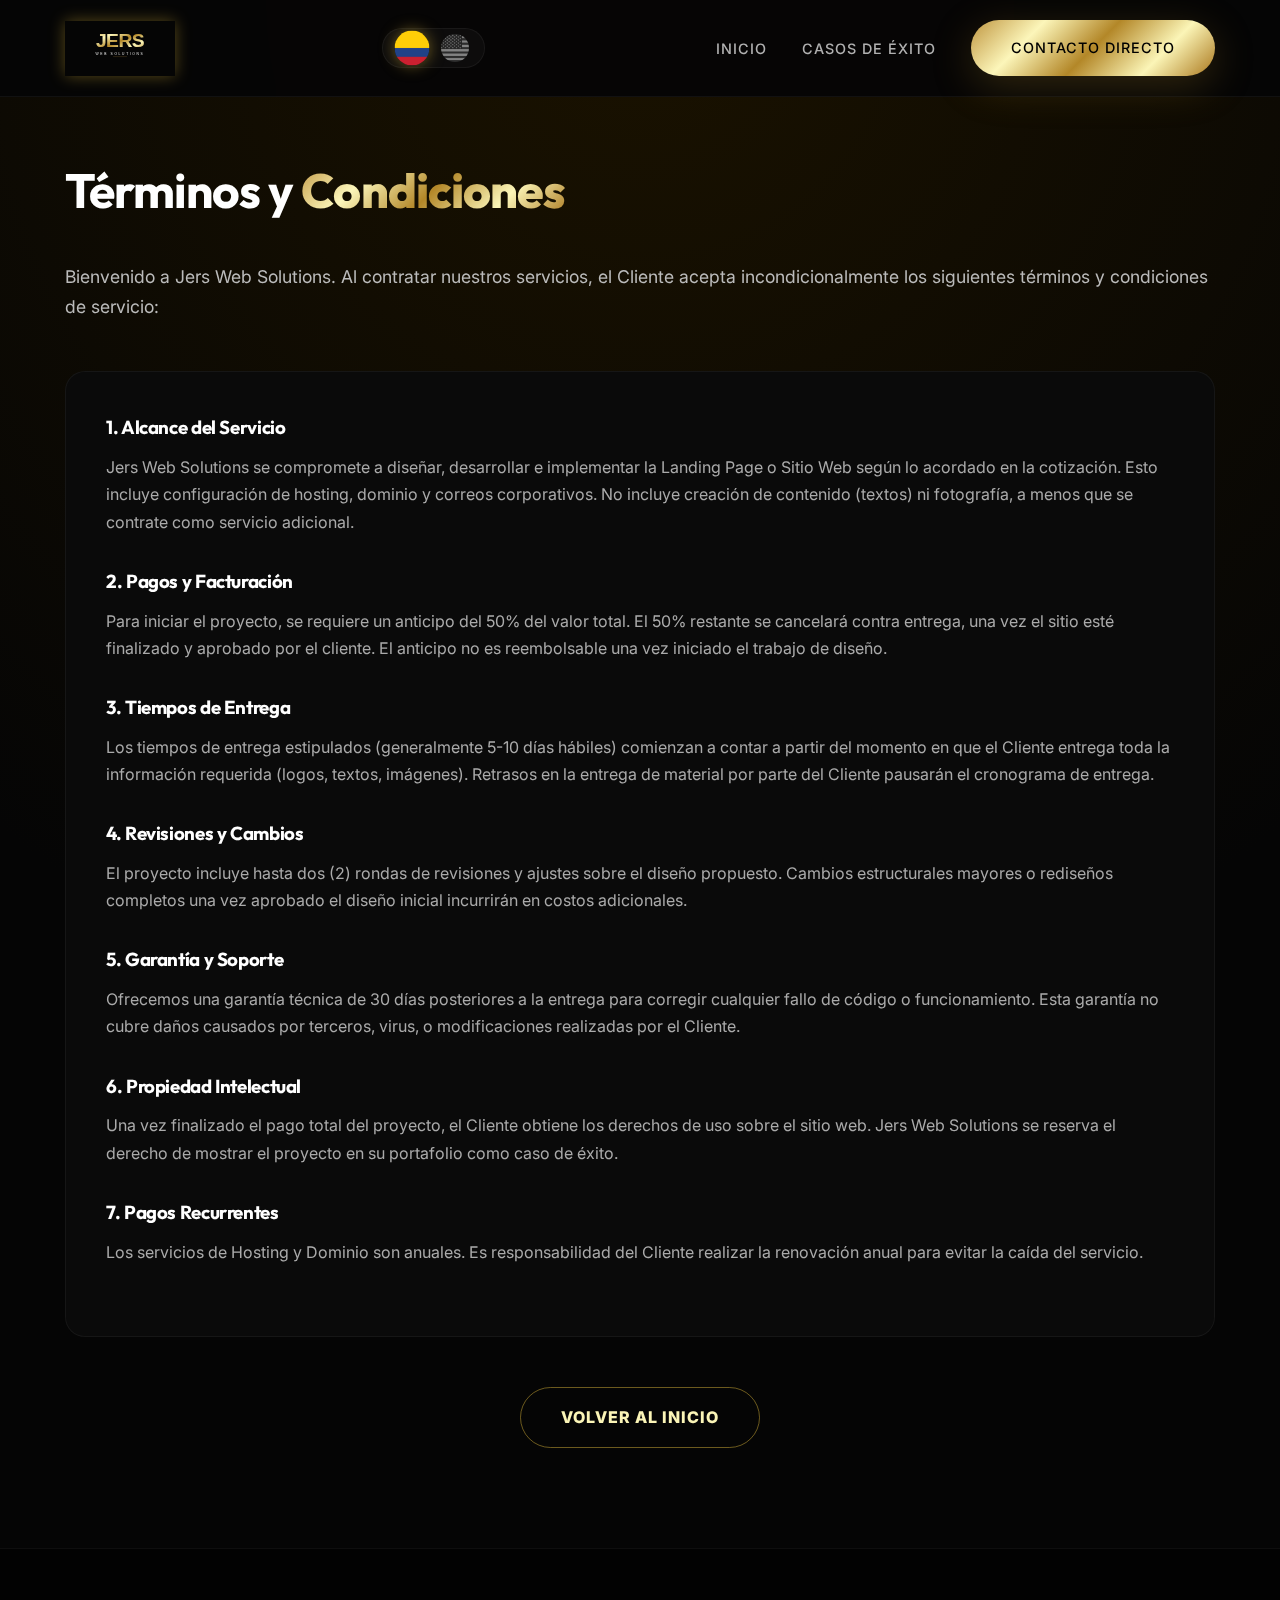
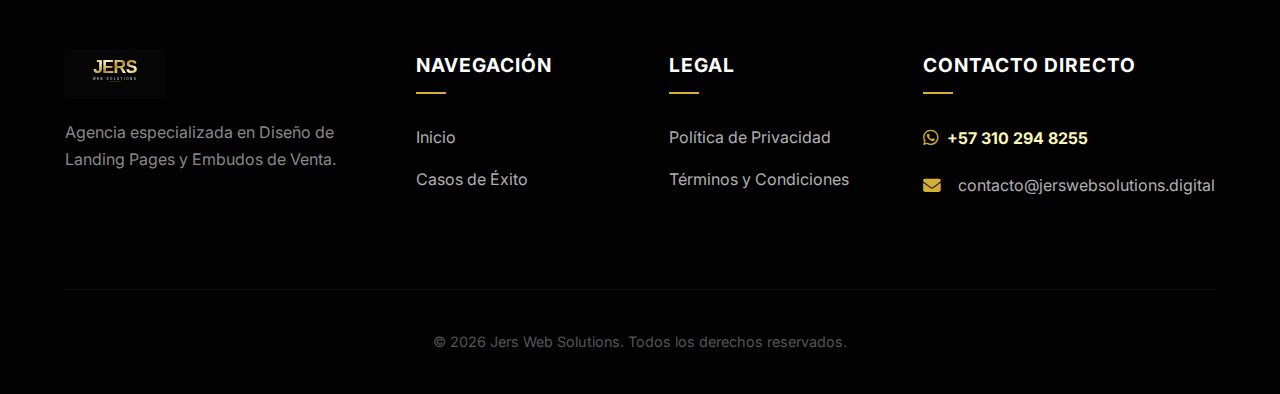
<file: T&C.html>
<!DOCTYPE html>
<html lang="es">
<head>
    <meta charset="UTF-8">
    <meta name="viewport" content="width=device-width, initial-scale=1.0">
    <title>Términos y Condiciones | Jers Web Solutions</title>
    <link rel="icon" type="image/svg+xml" href="img/logo/favicon.svg">
    <link href="https://fonts.googleapis.com/css2?family=Outfit:wght@400;700;900&family=Inter:wght@300;400;600&display=swap" rel="stylesheet">
    <link rel="stylesheet" href="https://cdnjs.cloudflare.com/ajax/libs/font-awesome/6.4.0/css/all.min.css">
    <link href="https://unpkg.com/aos@2.3.1/dist/aos.css" rel="stylesheet">
    <link rel="stylesheet" href="css/style.css?v=24.0">
</head>
<body>

    <nav class="navbar">
        <div class="container nav-container">
            <a href="/" class="logo"><img src="img/logo/logo.svg" alt="Jers Web" class="logo-img"></a>
            <div style="display: flex; align-items: center;">
                <div class="lang-switch">
                    <button onclick="setLang('es')" id="btn-es" class="lang-btn active"><img src="img/icons/COL.avif" alt="COL"></button>
                    <button onclick="setLang('en')" id="btn-en" class="lang-btn"><img src="img/icons/USA.jpg" alt="USA"></button>
                </div>
                <div class="hamburger"><i class="fas fa-bars"></i></div>
            </div>
            <ul class="nav-links">
                <li><a href="/" data-i18n="nav_home">Inicio</a></li>
                <li><a href="CasosDeExito" data-i18n="nav_cases">Casos de Éxito</a></li>
                <li><a href="https://wa.me/573102948255" class="btn btn-primary" target="_blank" data-i18n="nav_contact">Contacto Directo <i class="fab fa-whatsapp"></i></a></li>
            </ul>
        </div>
    </nav>

    <div class="section" style="padding-top: 150px;">
        <div class="container" data-aos="fade-up">
            <h1 style="font-size: 3rem; margin-bottom: 30px;" data-i18n="tc_title">Términos y <span class="text-gold">Condiciones</span></h1>
            <p style="color: #bbb; font-size: 1.1rem; margin-bottom: 50px;" data-i18n="tc_intro"></p>
            
            <div style="background: #0a0a0a; padding: 40px; border-radius: 20px; border: 1px solid rgba(255,255,255,0.05);">
                <div style="margin-bottom:30px;"><h3 style="color: #fff; margin-bottom: 10px;" data-i18n="tc_1_title"></h3><p style="color: #aaa;" data-i18n="tc_1_text"></p></div>
                <div style="margin-bottom:30px;"><h3 style="color: #fff; margin-bottom: 10px;" data-i18n="tc_2_title"></h3><p style="color: #aaa;" data-i18n="tc_2_text"></p></div>
                <div style="margin-bottom:30px;"><h3 style="color: #fff; margin-bottom: 10px;" data-i18n="tc_3_title"></h3><p style="color: #aaa;" data-i18n="tc_3_text"></p></div>
                <div style="margin-bottom:30px;"><h3 style="color: #fff; margin-bottom: 10px;" data-i18n="tc_4_title"></h3><p style="color: #aaa;" data-i18n="tc_4_text"></p></div>
                <div style="margin-bottom:30px;"><h3 style="color: #fff; margin-bottom: 10px;" data-i18n="tc_5_title"></h3><p style="color: #aaa;" data-i18n="tc_5_text"></p></div>
                <div style="margin-bottom:30px;"><h3 style="color: #fff; margin-bottom: 10px;" data-i18n="tc_6_title"></h3><p style="color: #aaa;" data-i18n="tc_6_text"></p></div>
                <div style="margin-bottom:30px;"><h3 style="color: #fff; margin-bottom: 10px;" data-i18n="tc_7_title"></h3><p style="color: #aaa;" data-i18n="tc_7_text"></p></div>
            </div>

            <div style="text-align: center; margin-top: 50px;">
                <a href="/" class="btn btn-outline" data-i18n="tc_btn_back">Volver al Inicio</a>
            </div>
        </div>
    </div>

    <footer class="footer-big">
        <div class="container">
            <div class="footer-grid-4">
                <div class="footer-col">
                    <img src="img/logo/logo.svg" style="height: 50px; margin-bottom: 20px;" alt="Logo Footer">
                    <p style="color: #888;" data-i18n="footer_txt">Agencia especializada en Diseño de Landing Pages.</p>
                </div>
                <div class="footer-col">
                    <h4 data-i18n="footer_nav_title">Navegación</h4>
                    <ul class="footer-links">
                        <li><a href="/" data-i18n="nav_home">Inicio</a></li>
                        <li><a href="CasosDeExito" data-i18n="nav_cases">Casos de Éxito</a></li>
                    </ul>
                </div>
                <div class="footer-col">
                    <h4 data-i18n="footer_legal_title">Legal</h4>
                    <ul class="footer-links">
                        <li><a href="PoliticasDePrivacidad" data-i18n="footer_privacy">Política de Privacidad</a></li>
                        <li><a href="T&C" data-i18n="footer_terms">Términos y Condiciones</a></li>
                    </ul>
                </div>
                <div class="footer-col">
                    <h4 data-i18n="footer_contact_title">Contacto Directo</h4>
                    <ul class="footer-contact">
                        <li><a href="https://wa.me/573102948255" target="_blank" style="color:var(--gold-text); font-weight:bold;"><i class="fab fa-whatsapp"></i> +57 310 294 8255</a></li>
                        <li>
                            <i class="fas fa-envelope"></i> 
                            <a href="mailto:contacto@jerswebsolutions.digital?subject=Consulta%20sobre%20Landing%20Page" class="footer-link-email">
                                contacto@jerswebsolutions.digital
                            </a>
                        </li>
                    </ul>
                </div>
            </div>
            <div class="footer-bottom">
                &copy; 2026 Jers Web Solutions. <span data-i18n="footer_rights">Todos los derechos reservados.</span>
            </div>
        </div>
    </footer>

    <script src="https://unpkg.com/aos@2.3.1/dist/aos.js"></script>
    <script>
        AOS.init();
        function setLang(lang) {
            fetch(`lang/${lang}.json`).then(res => res.json()).then(data => {
                document.querySelectorAll('[data-i18n]').forEach(el => {
                    const key = el.getAttribute('data-i18n');
                    if (data[key]) el.innerHTML = data[key];
                });
            });
            document.querySelectorAll('.lang-btn').forEach(btn => btn.classList.remove('active'));
            document.getElementById(`btn-${lang}`).classList.add('active');
        }
        document.addEventListener('DOMContentLoaded', () => setLang('es'));
        const hamburger = document.querySelector('.hamburger');
        const navLinks = document.querySelector('.nav-links');
        if(hamburger) hamburger.addEventListener('click', () => navLinks.classList.toggle('active'));
    </script>
</body>
</html>
</file>
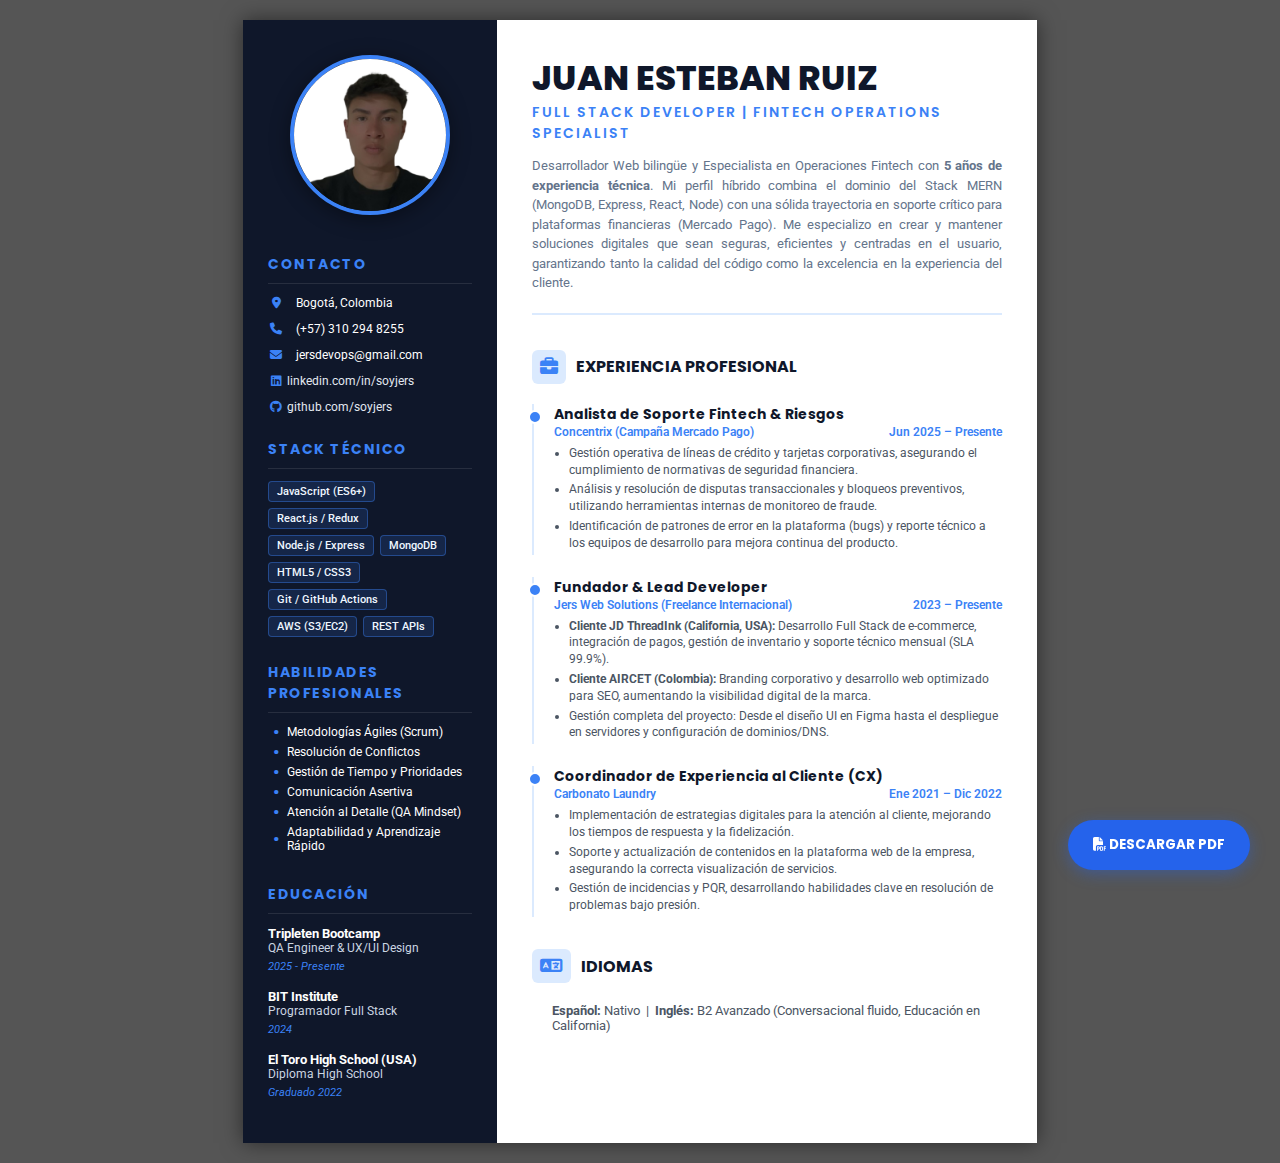
<file: Personal/cv.html>
<!DOCTYPE html>
<html lang="es">
<head>
    <meta charset="UTF-8">
    <meta name="viewport" content="width=device-width, initial-scale=1.0">
    <title>CV - Juan Esteban Ruiz | Full Stack Dev</title>
    
    <link href="https://fonts.googleapis.com/css2?family=Poppins:wght@400;500;600;700;800&family=Roboto:wght@300;400;500&display=swap" rel="stylesheet">
    
    <link rel="stylesheet" href="https://cdnjs.cloudflare.com/ajax/libs/font-awesome/6.4.0/css/all.min.css">

    <style>
        :root {
            /* PALETA DE COLORES "FINTECH & DEV" */
            --sidebar-bg: #0f172a;     /* Azul oscuro casi negro (Elegante) */
            --accent: #3b82f6;         /* Azul Mercado Pago/Tech (Vibrante) */
            --accent-soft: #dbeafe;    /* Azul muy suave para fondos */
            --text-dark: #1e293b;      /* Texto principal */
            --text-gray: #64748b;      /* Texto secundario */
            --white: #ffffff;
        }

        * {
            margin: 0;
            padding: 0;
            box-sizing: border-box;
            -webkit-print-color-adjust: exact !important;
            print-color-adjust: exact !important;
        }

        body {
            background-color: #555; 
            font-family: 'Roboto', sans-serif;
            display: flex;
            justify-content: center;
            padding: 20px;
        }

        /* --- CONFIGURACIÓN DE PÁGINA A4 --- */
        @page {
            size: A4;
            margin: 0mm;
        }

        .cv-container {
            width: 210mm;
            height: 297mm; /* Altura fija A4 */
            background: var(--white);
            display: grid;
            grid-template-columns: 32% 68%; /* Proporción Sidebar/Contenido */
            box-shadow: 0 0 20px rgba(0,0,0,0.5);
            overflow: hidden; 
        }

        /* --- SIDEBAR (IZQUIERDA) --- */
        .sidebar {
            background-color: var(--sidebar-bg);
            color: var(--white);
            padding: 35px 25px; /* Espaciado interno */
            display: flex;
            flex-direction: column;
            gap: 25px; /* Espacio entre secciones */
        }

        .profile-container {
            text-align: center;
            margin-bottom: 10px;
        }

        .profile-img {
            width: 160px; /* AUMENTADO: Tamaño ideal para imponer presencia */
            height: 160px;
            border-radius: 50%;
            border: 4px solid var(--accent);
            object-fit: cover;
            box-shadow: 0 4px 20px rgba(0,0,0,0.4);
        }

        h3.side-title {
            font-family: 'Poppins', sans-serif;
            font-size: 14px;
            text-transform: uppercase;
            letter-spacing: 1.5px;
            color: var(--accent);
            border-bottom: 1px solid rgba(255,255,255,0.1);
            padding-bottom: 8px;
            margin-bottom: 12px;
            font-weight: 700;
        }

        /* Contacto */
        ul.contact-list {
            list-style: none;
            display: flex;
            flex-direction: column;
            gap: 12px;
        }
        ul.contact-list li {
            display: flex;
            align-items: center;
            gap: 12px;
            font-size: 12px;
        }
        ul.contact-list i { color: var(--accent); width: 16px; text-align: center; }
        ul.contact-list a { color: #e2e8f0; text-decoration: none; transition: color 0.2s; }
        ul.contact-list a:hover { color: var(--accent); }

        /* Etiquetas de Skills */
        .tags-group {
            display: flex;
            flex-wrap: wrap;
            gap: 6px;
        }
        .tag {
            background: rgba(59, 130, 246, 0.15); /* Fondo azul transparente */
            border: 1px solid rgba(59, 130, 246, 0.4);
            color: #eff6ff;
            padding: 3px 8px;
            border-radius: 4px;
            font-size: 11px;
            font-weight: 500;
        }

        /* Skills Profesionales (Lista) */
        ul.soft-skills {
            list-style: none;
            padding-left: 5px;
        }
        ul.soft-skills li {
            margin-bottom: 6px;
            font-size: 12px;
            display: flex;
            align-items: center;
            gap: 8px;
        }
        ul.soft-skills li::before {
            content: '•';
            color: var(--accent);
            font-weight: bold;
            font-size: 18px;
            line-height: 10px;
        }

        /* Educación */
        .edu-item { margin-bottom: 15px; }
        .edu-school { font-weight: 700; font-size: 13px; color: white; display: block; }
        .edu-detail { font-size: 12px; color: #cbd5e1; display: block; }
        .edu-date { font-size: 11px; color: var(--accent); font-style: italic; }

        /* --- CONTENIDO PRINCIPAL (DERECHA) --- */
        .main-content {
            padding: 40px 35px;
            background-color: var(--white);
            display: flex;
            flex-direction: column;
        }

        header {
            border-bottom: 2px solid var(--accent-soft);
            padding-bottom: 20px;
            margin-bottom: 25px;
        }

        h1 {
            font-family: 'Poppins', sans-serif;
            font-size: 34px; /* Grande y legible */
            color: var(--sidebar-bg);
            font-weight: 800;
            line-height: 1.1;
            margin-bottom: 5px;
            text-transform: uppercase;
        }

        h2.subtitle {
            font-family: 'Poppins', sans-serif;
            font-size: 14px;
            color: var(--accent);
            font-weight: 600;
            letter-spacing: 2px;
            text-transform: uppercase;
            margin-bottom: 12px;
        }

        p.summary {
            font-size: 13px;
            color: var(--text-gray);
            line-height: 1.5;
            text-align: justify;
        }

        /* Sección Experiencia */
        .section-heading {
            display: flex;
            align-items: center;
            gap: 10px;
            margin-bottom: 20px;
            margin-top: 10px;
        }
        .section-heading i {
            color: var(--accent);
            font-size: 18px;
            background: var(--accent-soft);
            padding: 8px;
            border-radius: 6px;
        }
        .section-heading h3 {
            font-family: 'Poppins', sans-serif;
            font-size: 16px;
            color: var(--sidebar-bg);
            text-transform: uppercase;
            font-weight: 700;
        }

        .timeline-item {
            position: relative;
            padding-left: 20px;
            border-left: 2px solid var(--accent-soft);
            margin-bottom: 22px;
        }
        
        .timeline-item::before {
            content: '';
            position: absolute;
            left: -6px;
            top: 6px;
            width: 10px;
            height: 10px;
            background: var(--accent);
            border-radius: 50%;
            border: 2px solid white;
        }

        .job-title {
            font-size: 14px;
            font-weight: 700;
            color: var(--sidebar-bg);
            font-family: 'Poppins', sans-serif;
        }
        
        .job-company {
            display: flex;
            justify-content: space-between;
            font-size: 12px;
            font-weight: 600;
            color: var(--accent);
            margin-bottom: 6px;
        }

        ul.job-tasks { margin-left: 15px; }
        ul.job-tasks li {
            font-size: 12px;
            color: #4b5563;
            margin-bottom: 3px;
            line-height: 1.4;
        }

        /* Botón Flotante */
        .print-btn {
            position: fixed;
            bottom: 30px;
            right: 30px;
            background: #2563eb;
            color: white;
            padding: 15px 25px;
            border-radius: 50px;
            border: none;
            font-weight: bold;
            box-shadow: 0 4px 15px rgba(37, 99, 235, 0.4);
            cursor: pointer;
            z-index: 1000;
            font-family: 'Poppins', sans-serif;
        }

        @media print {
            body { background: none; padding: 0; }
            .cv-container { box-shadow: none; margin: 0; }
            .print-btn { display: none; }
        }
        
        @media (max-width: 768px) {
            .cv-container { grid-template-columns: 1fr; height: auto; }
            .sidebar { padding: 20px; text-align: left; }
        }
    </style>
</head>
<body>

    <button class="print-btn" onclick="window.print()">
        <i class="fas fa-file-pdf"></i> DESCARGAR PDF
    </button>

    <div class="cv-container">
        <aside class="sidebar">
            <div class="profile-container">
                <img src="img/FotoCV.png" alt="Juan Esteban Ruiz" class="profile-img">
            </div>

            <div>
                <h3 class="side-title">Contacto</h3>
                <ul class="contact-list">
                    <li><i class="fas fa-location-dot"></i> Bogotá, Colombia</li>
                    <li><i class="fas fa-phone"></i> (+57) 310 294 8255</li>
                    <li><i class="fas fa-envelope"></i> jersdevops@gmail.com</li>
                    <li><a href="https://linkedin.com/in/soyjers" target="_blank"><i class="fab fa-linkedin"></i> linkedin.com/in/soyjers</a></li>
                    <li><a href="https://github.com/soyjers" target="_blank"><i class="fab fa-github"></i> github.com/soyjers</a></li>
                </ul>
            </div>

            <div>
                <h3 class="side-title">Stack Técnico</h3>
                <div class="tags-group">
                    <span class="tag">JavaScript (ES6+)</span>
                    <span class="tag">React.js / Redux</span>
                    <span class="tag">Node.js / Express</span>
                    <span class="tag">MongoDB</span>
                    <span class="tag">HTML5 / CSS3</span>
                    <span class="tag">Git / GitHub Actions</span>
                    <span class="tag">AWS (S3/EC2)</span>
                    <span class="tag">REST APIs</span>
                </div>
            </div>

            <div>
                <h3 class="side-title">Habilidades Profesionales</h3>
                <ul class="soft-skills">
                    <li>Metodologías Ágiles (Scrum)</li>
                    <li>Resolución de Conflictos</li>
                    <li>Gestión de Tiempo y Prioridades</li>
                    <li>Comunicación Asertiva</li>
                    <li>Atención al Detalle (QA Mindset)</li>
                    <li>Adaptabilidad y Aprendizaje Rápido</li>
                </ul>
            </div>

            <div>
                <h3 class="side-title">Educación</h3>
                <div class="edu-item">
                    <span class="edu-school">Tripleten Bootcamp</span>
                    <span class="edu-detail">QA Engineer & UX/UI Design</span>
                    <span class="edu-date">2025 - Presente</span>
                </div>
                <div class="edu-item">
                    <span class="edu-school">BIT Institute</span>
                    <span class="edu-detail">Programador Full Stack</span>
                    <span class="edu-date">2024</span>
                </div>
                <div class="edu-item">
                    <span class="edu-school">El Toro High School (USA)</span>
                    <span class="edu-detail">Diploma High School</span>
                    <span class="edu-date">Graduado 2022</span>
                </div>
            </div>
        </aside>

        <main class="main-content">
            <header>
                <h1>Juan Esteban Ruiz</h1>
                <h2 class="subtitle">Full Stack Developer | Fintech Operations Specialist</h2>
                <p class="summary">
                    Desarrollador Web bilingüe y Especialista en Operaciones Fintech con <strong>5 años de experiencia técnica</strong>. Mi perfil híbrido combina el dominio del Stack MERN (MongoDB, Express, React, Node) con una sólida trayectoria en soporte crítico para plataformas financieras (Mercado Pago). Me especializo en crear y mantener soluciones digitales que sean seguras, eficientes y centradas en el usuario, garantizando tanto la calidad del código como la excelencia en la experiencia del cliente.
                </p>
            </header>

            <div class="section-heading">
                <i class="fas fa-briefcase"></i>
                <h3>Experiencia Profesional</h3>
            </div>

            <div class="timeline-item">
                <div class="job-title">Analista de Soporte Fintech & Riesgos</div>
                <div class="job-company">
                    <span>Concentrix (Campaña Mercado Pago)</span>
                    <span>Jun 2025 – Presente</span>
                </div>
                <ul class="job-tasks">
                    <li>Gestión operativa de líneas de crédito y tarjetas corporativas, asegurando el cumplimiento de normativas de seguridad financiera.</li>
                    <li>Análisis y resolución de disputas transaccionales y bloqueos preventivos, utilizando herramientas internas de monitoreo de fraude.</li>
                    <li>Identificación de patrones de error en la plataforma (bugs) y reporte técnico a los equipos de desarrollo para mejora continua del producto.</li>
                </ul>
            </div>

            <div class="timeline-item">
                <div class="job-title">Fundador & Lead Developer</div>
                <div class="job-company">
                    <span>Jers Web Solutions (Freelance Internacional)</span>
                    <span>2023 – Presente</span>
                </div>
                <ul class="job-tasks">
                    <li><strong>Cliente JD ThreadInk (California, USA):</strong> Desarrollo Full Stack de e-commerce, integración de pagos, gestión de inventario y soporte técnico mensual (SLA 99.9%).</li>
                    <li><strong>Cliente AIRCET (Colombia):</strong> Branding corporativo y desarrollo web optimizado para SEO, aumentando la visibilidad digital de la marca.</li>
                    <li>Gestión completa del proyecto: Desde el diseño UI en Figma hasta el despliegue en servidores y configuración de dominios/DNS.</li>
                </ul>
            </div>

            <div class="timeline-item">
                <div class="job-title">Coordinador de Experiencia al Cliente (CX)</div>
                <div class="job-company">
                    <span>Carbonato Laundry</span>
                    <span>Ene 2021 – Dic 2022</span>
                </div>
                <ul class="job-tasks">
                    <li>Implementación de estrategias digitales para la atención al cliente, mejorando los tiempos de respuesta y la fidelización.</li>
                    <li>Soporte y actualización de contenidos en la plataforma web de la empresa, asegurando la correcta visualización de servicios.</li>
                    <li>Gestión de incidencias y PQR, desarrollando habilidades clave en resolución de problemas bajo presión.</li>
                </ul>
            </div>

            <div class="section-heading">
                <i class="fas fa-language"></i>
                <h3>Idiomas</h3>
            </div>
            <div style="font-size: 13px; color: #4b5563; padding-left: 20px;">
                <p><strong>Español:</strong> Nativo &nbsp;|&nbsp; <strong>Inglés:</strong> B2 Avanzado (Conversacional fluido, Educación en California)</p>
            </div>
        </main>
    </div>

</body>
</html>
</file>
<file: css/style.css>
/* ==========================================================================
   JERS WEB SOLUTIONS - HOJA DE ESTILOS MAESTRA (V19.0 - FINAL GLOBAL PRO)
   ========================================================================== */

/* --- 1. CONFIGURACIÓN BASE --- */
:root {
    --bg-dark: #050505;       
    --bg-card: #0f0f0f;       
    --text-main: #ffffff;
    --text-muted: #b0b0b0; 
    --gold-gradient: linear-gradient(135deg, #BF953F, #FCF6BA, #B38728, #FBF5B7, #AA771C);
    --gold-text: #FBF5B7;
    --gold-solid: #d4af37;
    --font-heading: 'Outfit', sans-serif;
    --font-body: 'Inter', sans-serif;
}

* { margin: 0; padding: 0; box-sizing: border-box; -webkit-tap-highlight-color: transparent; }
html { scroll-behavior: smooth; overflow-x: hidden; }

body {
    background-color: var(--bg-dark);
    color: var(--text-main);
    font-family: var(--font-body);
    line-height: 1.7; 
    overflow-x: hidden;
    background-image: radial-gradient(circle at 50% 0%, #1a1200 0%, #050505 50%);
    min-height: 100vh;
    display: flex; flex-direction: column;
}

h1, h2, h3 { font-family: var(--font-heading); font-weight: 700; letter-spacing: -0.02em; }
a { text-decoration: none; color: inherit; transition: 0.4s ease; }
ul { list-style: none; padding: 0; margin: 0; }
img { max-width: 100%; display: block; }
.container { max-width: 1200px; margin: 0 auto; padding: 0 25px; width: 100%; }

/* --- 2. UTILIDADES --- */
.text-gold { background: var(--gold-gradient); -webkit-background-clip: text; -webkit-text-fill-color: transparent; font-weight: 800; }
.section { padding: 100px 0; position: relative; }
.bg-offset { background-color: #080808; }

.section-title { text-align: center; margin-bottom: 70px; }
.section-title h2 { font-size: 3rem; margin-bottom: 20px; }
.section-title p { color: var(--text-muted); max-width: 700px; margin: 0 auto; font-size: 1.1rem; }
.section-title::after {
    content: ''; display: block; width: 80px; height: 3px; background: var(--gold-gradient);
    margin: 30px auto 0; border-radius: 2px;
}

.badge {
    display: inline-block; padding: 10px 20px; background: rgba(212, 175, 55, 0.1);
    color: var(--gold-text); border-radius: 50px; font-size: 0.85rem; font-weight: 700;
    margin-bottom: 30px; border: 1px solid rgba(212, 175, 55, 0.3); text-transform: uppercase; letter-spacing: 1.5px;
}

/* BOTONES */
.btn {
    display: inline-flex; align-items: center; justify-content: center; gap: 12px;
    padding: 16px 40px; border-radius: 50px; font-weight: 800; font-size: 1rem; 
    cursor: pointer; transition: all 0.3s ease; text-transform: uppercase; letter-spacing: 1px; border: none;
}
.btn-primary { background: var(--gold-gradient) !important; color: #000 !important; box-shadow: 0 10px 40px rgba(179, 135, 40, 0.25); }
.btn-primary:hover { transform: translateY(-5px); box-shadow: 0 20px 50px rgba(179, 135, 40, 0.4); filter: brightness(1.1); }
.btn-outline { background: transparent; border: 1px solid rgba(212, 175, 55, 0.5); color: var(--gold-text); }
.btn-outline:hover { background: rgba(212, 175, 55, 0.1); border-color: var(--gold-text); color: #fff; }

/* --- 3. NAVBAR & BANDERAS --- */
.navbar {
    position: fixed; top: 0; width: 100%; padding: 20px 0;
    background: rgba(5, 5, 5, 0.95); backdrop-filter: blur(15px);
    z-index: 1000; border-bottom: 1px solid rgba(255,255,255,0.05);
}
.nav-container { display: flex; justify-content: space-between; align-items: center; }

/* Banderas */
.lang-switch { display: flex; align-items: center; gap: 15px; margin-right: 25px; background: rgba(255,255,255,0.03); padding: 5px 15px; border-radius: 30px; border: 1px solid rgba(255,255,255,0.05); }
.lang-btn { background: none; border: none; cursor: pointer; padding: 0; transition: all 0.4s; opacity: 0.5; filter: grayscale(100%); display: flex; }
.lang-btn img { width: 28px; height: 28px; border-radius: 50%; object-fit: cover; }
.lang-btn.active { opacity: 1; filter: grayscale(0%); transform: scale(1.25); }
.lang-btn.active img { border-color: var(--gold-solid); box-shadow: 0 0 12px rgba(212, 175, 55, 0.5); }

.nav-links { display: flex; gap: 35px; align-items: center; }
.nav-links a { font-size: 0.9rem; text-transform: uppercase; letter-spacing: 1px; color: var(--text-muted); font-weight: 500; }
.nav-links a:hover, .nav-links a.active { color: var(--gold-text); }
.hamburger { display: none; font-size: 1.8rem; color: var(--gold-solid); cursor: pointer; }
.logo-img { height: 55px; width: auto; filter: drop-shadow(0 0 8px rgba(212, 175, 55, 0.4)); }

/* --- 4. HERO --- */
.hero {
    min-height: 100vh; display: flex; align-items: center; justify-content: center;
    text-align: center; position: relative; padding: 180px 0 100px;
    background: radial-gradient(circle at center, #1a1500 0%, #050505 70%); overflow: hidden;
}
.hero h1 { font-size: 4.5rem; margin-bottom: 25px; letter-spacing: -2px; line-height: 1.1; }
.hero p { font-size: 1.3rem; color: var(--text-muted); max-width: 800px; margin: 0 auto; font-weight: 300; }
.hero-btns { margin-top: 50px; display: flex; justify-content: center; gap: 25px; }

/* --- 5. COMPONENTES --- */
.grid-3 { display: grid; grid-template-columns: repeat(3, 1fr); gap: 40px; }

.service-card {
    background: linear-gradient(145deg, var(--bg-card), #0a0a0a);
    padding: 50px 30px; border-radius: 25px; border: 1px solid rgba(255,255,255,0.03);
    position: relative; transition: 0.4s ease; display: flex; flex-direction: column; height: 100%;
}
.service-card:hover { transform: translateY(-15px); border-color: rgba(212, 175, 55, 0.3); box-shadow: 0 20px 50px rgba(0,0,0,0.7); }
.service-icon { font-size: 3rem; margin-bottom: 30px; background: var(--gold-gradient); -webkit-background-clip: text; -webkit-text-fill-color: transparent; }
.service-card h3 { font-size: 1.6rem; margin-bottom: 20px; color: #fff; }
.service-card p { color: var(--text-muted); font-size: 1rem; margin-bottom: 20px; }
.link-action { margin-top: auto; color: var(--gold-text); font-weight: 700; text-transform: uppercase; display: flex; align-items: center; gap: 10px; }

/* Cards Compactas */
.case-card-compact {
    background: #0a0a0a; border-radius: 15px; overflow: hidden;
    border: 1px solid rgba(255,255,255,0.05); transition: 0.3s; height: 100%; display: flex; flex-direction: column;
}
.case-card-compact:hover { transform: translateY(-5px); border-color: var(--gold-solid); box-shadow: 0 10px 30px rgba(0,0,0,0.5); }
.case-img-area { height: 200px; display: flex; align-items: center; justify-content: center; }
.case-content { padding: 25px; flex-grow: 1; display: flex; flex-direction: column; }
.case-content h3 { font-size: 1.4rem; margin-bottom: 10px; color: #fff; }
.case-content p { font-size: 0.95rem; color: #aaa; margin-bottom: 15px; line-height: 1.5; }
.case-actions { margin-top: auto; display: flex; gap: 10px; flex-direction: column; }

/* STATS */
.stats-bar { border-block: 1px solid rgba(255,255,255,0.05); padding: 80px 0; background: #080808; margin-top: -80px; position: relative; z-index: 10; }
.stats-grid { display: flex; justify-content: space-around; flex-wrap: wrap; gap: 30px; text-align: center; }
.stat-item h3 { font-size: 3.5rem; color: #fff; margin-bottom: 5px; background: var(--gold-gradient); -webkit-background-clip: text; -webkit-text-fill-color: transparent; }
.stat-item p { color: var(--text-muted); text-transform: uppercase; letter-spacing: 2px; font-size: 0.9rem; }

/* TESTIMONIOS */
.testimonial-card {
    background: linear-gradient(145deg, #111, #0a0a0a);
    padding: 40px; border-radius: 20px; 
    border: 1px solid rgba(255,255,255,0.05); 
    text-align: left; transition: 0.3s; position: relative;
}
.testimonial-card:hover { transform: translateY(-5px); border-color: var(--gold-solid); }
.testimonial-header { display: flex; align-items: center; gap: 15px; margin-bottom: 20px; }
.client-img { width: 60px; height: 60px; border-radius: 50%; object-fit: cover; border: 2px solid var(--gold-solid); }
.client-info h4 { color: #fff; font-size: 1rem; margin-bottom: 2px; }
.client-info span { color: var(--text-muted); font-size: 0.8rem; text-transform: uppercase; letter-spacing: 1px; }
.quote-icon { position: absolute; top: 30px; right: 30px; font-size: 2rem; color: rgba(212, 175, 55, 0.2); }
.testimonial-text { font-style: italic; color: #ccc; font-size: 0.95rem; line-height: 1.6; }

/* FOOTER */
.footer-big { background: #020202; padding: 100px 0 40px; border-top: 1px solid rgba(255,255,255,0.05); margin-top: auto; }
.footer-grid-4 { display: grid; grid-template-columns: 1.5fr 1fr 1fr 1.2fr; gap: 60px; margin-bottom: 70px; text-align: left; }
.footer-col h4 { color: #fff; margin-bottom: 30px; font-size: 1.2rem; letter-spacing: 1px; text-transform: uppercase; position: relative; }
.footer-col h4::after { content: ''; display: block; width: 30px; height: 2px; background: var(--gold-solid); margin-top: 10px; }
.footer-links li { margin-bottom: 15px; }
.footer-links a { color: var(--text-muted); font-size: 1rem; transition: 0.3s; display: block; }
.footer-links a:hover { color: var(--gold-text); transform: translateX(5px); }
.footer-contact li { display: flex; gap: 15px; color: var(--text-muted); font-size: 1rem; margin-bottom: 20px; align-items: flex-start; }
.footer-contact i { color: var(--gold-solid); margin-top: 5px; font-size: 1.1rem; min-width: 20px; }
.footer-bottom { border-top: 1px solid rgba(255,255,255,0.05); padding-top: 40px; text-align: center; color: #555; font-size: 0.9rem; }

/* FLOTANTE */
.floating-container { position: fixed; bottom: 30px; right: 30px; z-index: 2000; }
.float-main { width: 65px; height: 65px; background: var(--gold-gradient); border-radius: 50%; color: #000; font-size: 32px; display: flex; align-items: center; justify-content: center; box-shadow: 0 4px 20px rgba(212, 175, 55, 0.4); cursor: pointer; animation: pulse-gold 2s infinite; }
@keyframes pulse-gold { 0% { box-shadow: 0 0 0 0 rgba(212, 175, 55, 0.7); } 70% { box-shadow: 0 0 0 20px rgba(212, 175, 55, 0); } 100% { box-shadow: 0 0 0 0 rgba(212, 175, 55, 0); } }

/* --- NUEVO TOOLTIP WHATSAPP --- */
.whatsapp-tooltip {
    position: fixed;
    bottom: 42px;
    right: 105px;
    background: #ffffff;
    color: #1a1a1a;
    padding: 12px 20px;
    border-radius: 15px;
    font-size: 0.9rem;
    font-weight: 700;
    box-shadow: 0 10px 30px rgba(0,0,0,0.4);
    white-space: nowrap;
    opacity: 0;
    visibility: hidden;
    transform: translateX(20px);
    transition: all 0.6s cubic-bezier(0.68, -0.55, 0.265, 1.55);
    z-index: 1999;
    border: 1px solid rgba(0,0,0,0.05);
}

.whatsapp-tooltip::after {
    content: '';
    position: absolute;
    right: -8px;
    top: 50%;
    transform: translateY(-50%);
    border-top: 8px solid transparent;
    border-bottom: 8px solid transparent;
    border-left: 8px solid #ffffff;
}

.whatsapp-tooltip.show {
    opacity: 1;
    visibility: visible;
    transform: translateX(0);
}

/* RESPONSIVE */
@media (max-width: 992px) {
    .hero h1 { font-size: 3.5rem; }
    .grid-3 { grid-template-columns: repeat(2, 1fr); gap: 40px; }
    .footer-grid-4 { grid-template-columns: 1fr 1fr; }
}
@media (max-width: 768px) {
    .hamburger { display: block; }
    .nav-links { position: fixed; top: 0; right: 0; width: 85%; height: 100vh; background: #000; flex-direction: column; justify-content: center; gap: 40px; transform: translateX(100%); transition: 0.4s; z-index: 2000; }
    .nav-links.active { transform: translateX(0); }
    .nav-links a { font-size: 1.4rem; color: #fff; }
    .hero { padding-top: 140px; }
    .hero h1 { font-size: 2.8rem; }
    .hero-btns { flex-direction: column; width: 100%; margin-top: 40px; }
    .hero-btns .btn { width: 100%; }
    .grid-3, .footer-grid-4 { grid-template-columns: 1fr; }
    .stats-grid { flex-direction: column; gap: 40px; }
    .whatsapp-tooltip { display: none; }
}
</file>
